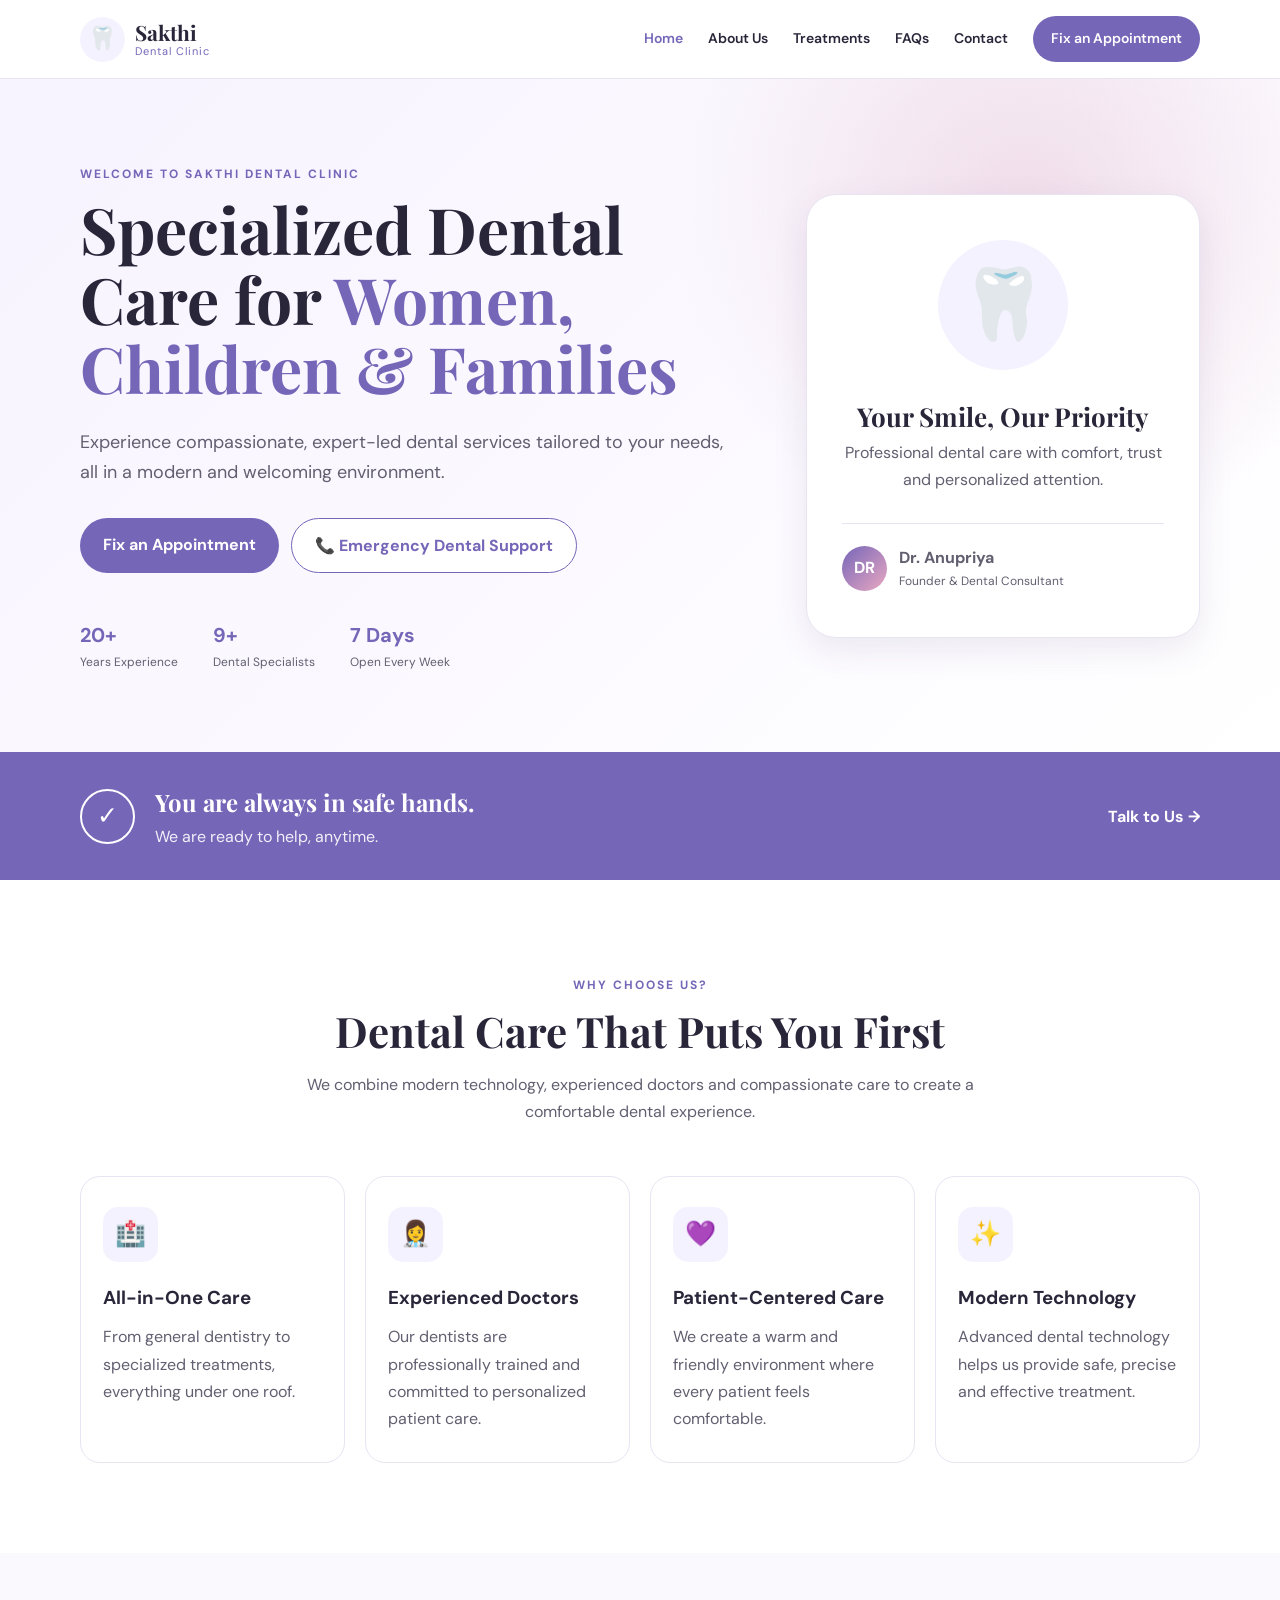
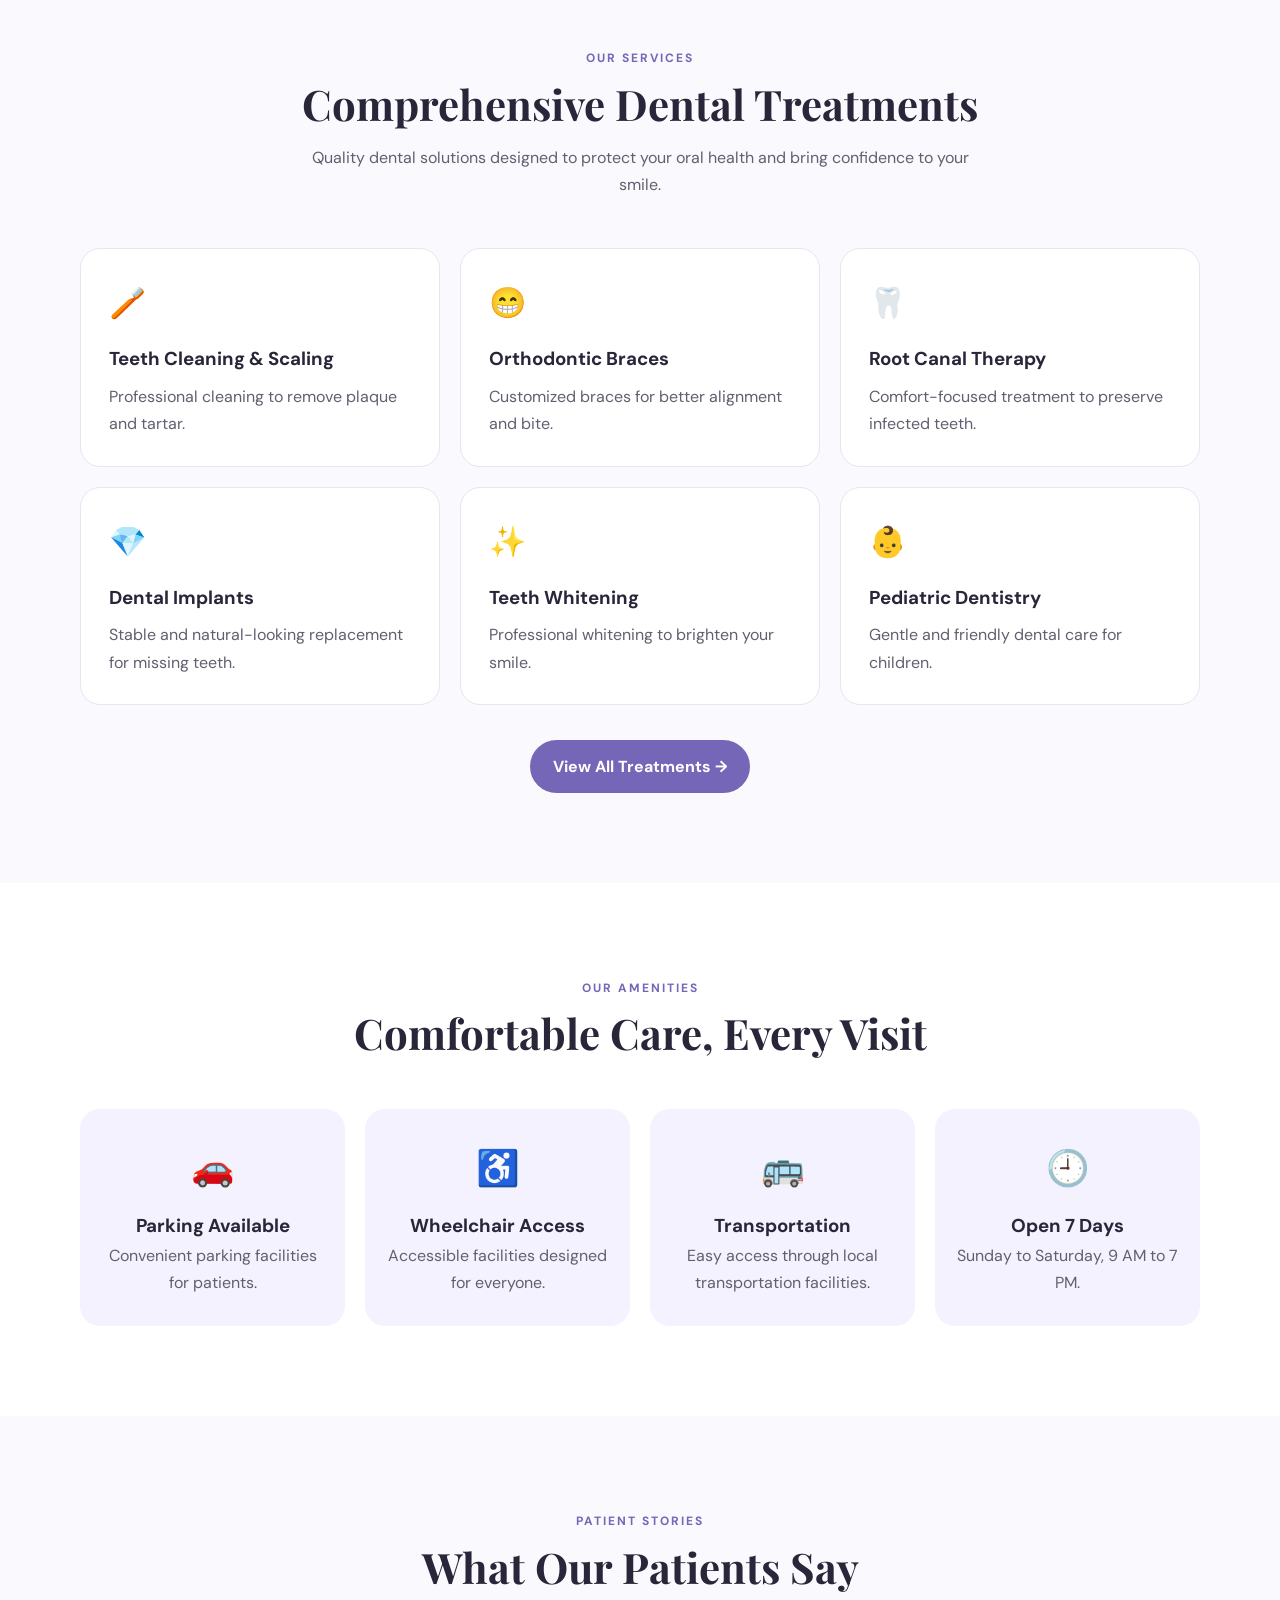
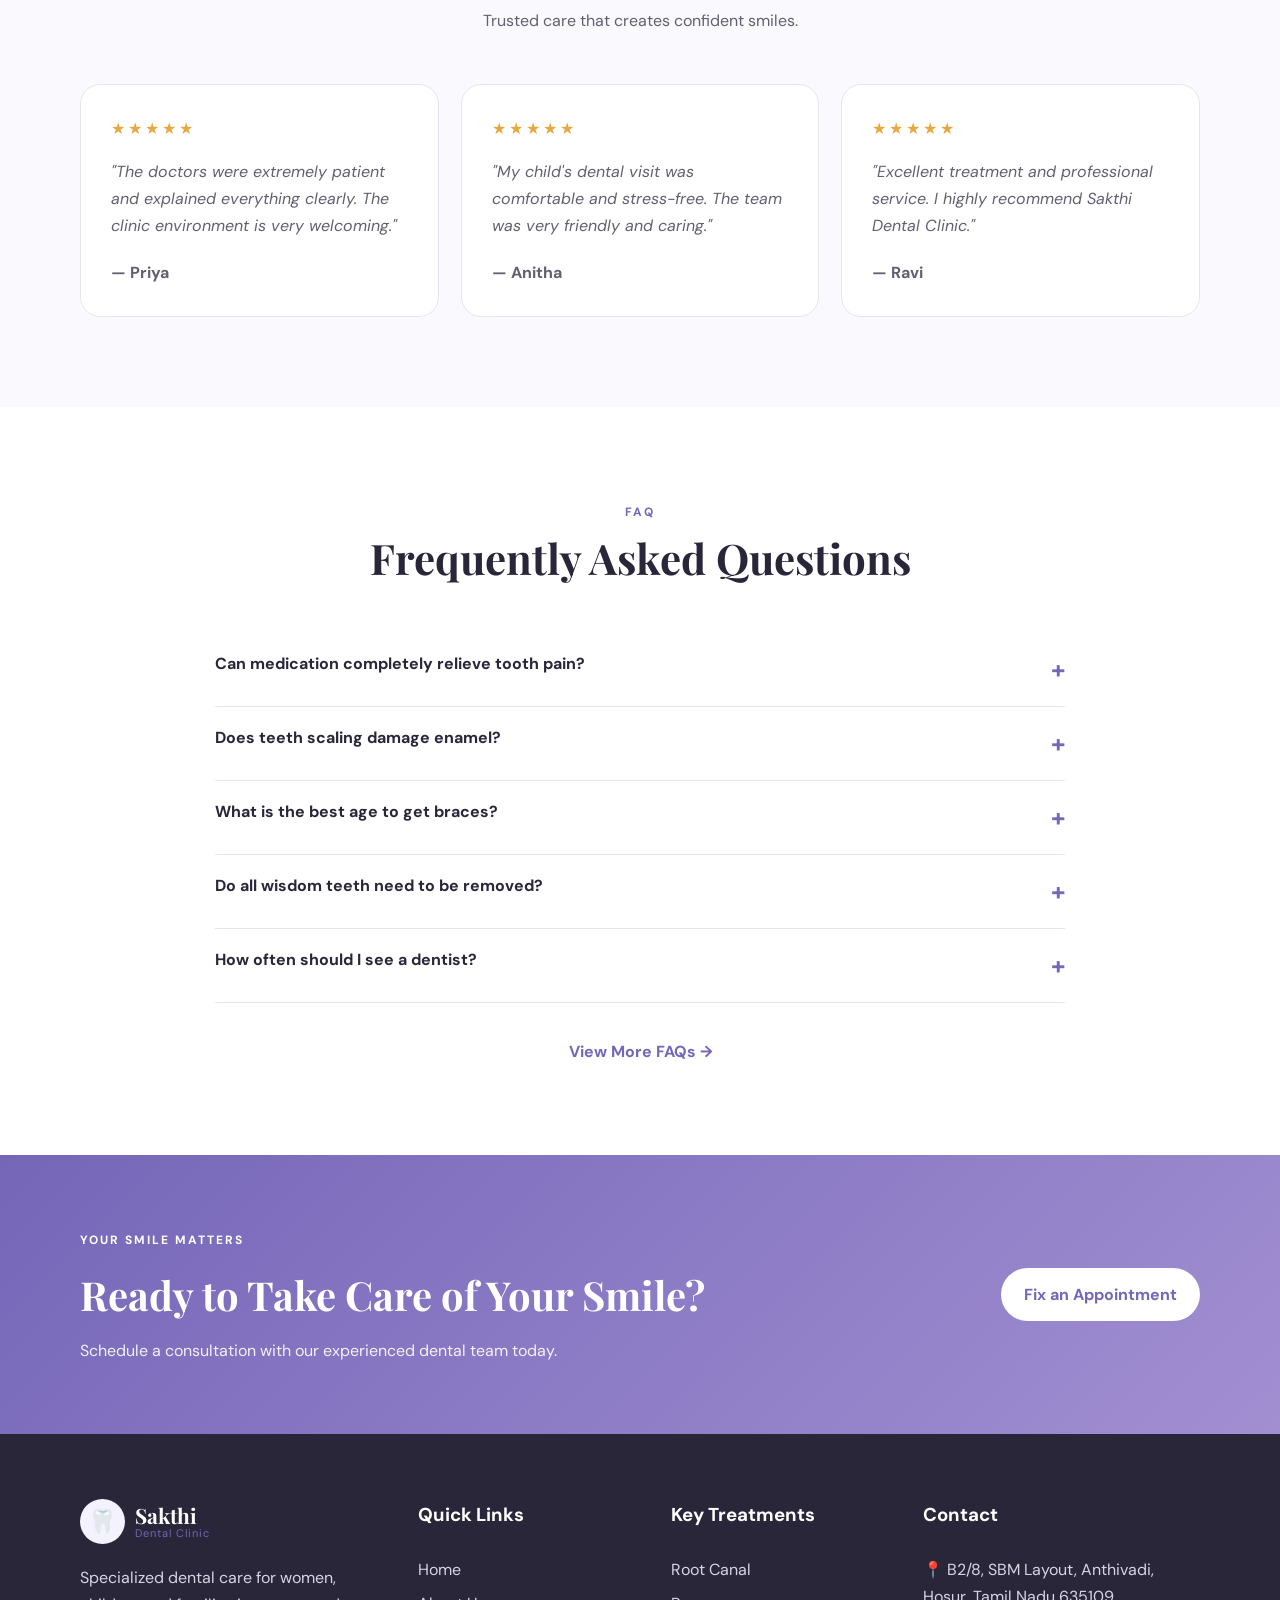
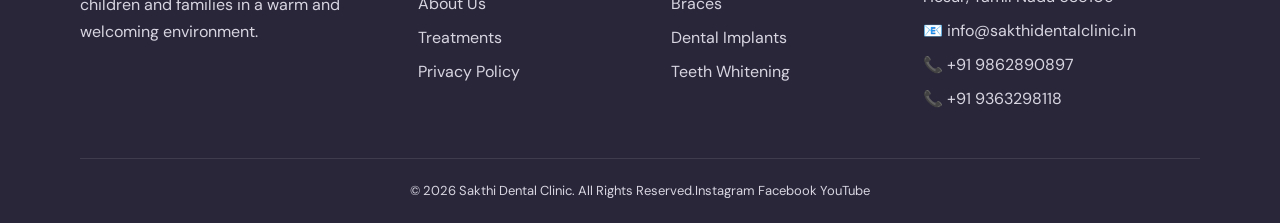
<file: index.html>
<!DOCTYPE html>
<html lang="en">
<head>
    <meta charset="UTF-8">
    <meta name="viewport" content="width=device-width, initial-scale=1.0">

    <meta name="description" content="Sakthi Dental Clinic - Specialized dental care for women, children and families in Hosur.">
    <meta name="keywords" content="Sakthi Dental Clinic, dentist Hosur, dental clinic, braces, implants, root canal, pediatric dentistry">

    <title>Sakthi Dental Clinic | Specialized Dental Care</title>

    <link rel="stylesheet" href="style.css">
</head>

<body>

<!-- NAVBAR -->
<header class="header">
    <div class="container nav-container">

        <a href="index.html" class="logo">
            <span class="logo-icon">🦷</span>
            <span>
                <strong>Sakthi</strong>
                <small>Dental Clinic</small>
            </span>
        </a>

        <button class="menu-toggle" onclick="toggleMenu()">☰</button>

        <nav id="navbar">
            <a href="index.html" class="active">Home</a>
            <a href="about.html">About Us</a>
            <a href="treatments.html">Treatments</a>
            <a href="index.html#faq">FAQs</a>
            <a href="contact.html">Contact</a>
            <a href="contact.html" class="nav-btn">Fix an Appointment</a>
        </nav>

    </div>
</header>


<!-- HERO -->
<section class="hero">
    <div class="container hero-content">

        <div class="hero-text">
            <span class="eyebrow">WELCOME TO SAKTHI DENTAL CLINIC</span>

            <h1>
                Specialized Dental Care for
                <span>Women, Children & Families</span>
            </h1>

            <p>
                Experience compassionate, expert-led dental services tailored
                to your needs, all in a modern and welcoming environment.
            </p>

            <div class="hero-buttons">
                <a href="contact.html" class="btn primary-btn">
                    Fix an Appointment
                </a>

                <a href="tel:+919862890897" class="btn secondary-btn">
                    📞 Emergency Dental Support
                </a>
            </div>

            <div class="hero-trust">
                <div>
                    <strong>20+</strong>
                    <span>Years Experience</span>
                </div>

                <div>
                    <strong>9+</strong>
                    <span>Dental Specialists</span>
                </div>

                <div>
                    <strong>7 Days</strong>
                    <span>Open Every Week</span>
                </div>
            </div>
        </div>

        <div class="hero-card">
            <div class="tooth-circle">🦷</div>
            <h3>Your Smile, Our Priority</h3>
            <p>
                Professional dental care with comfort,
                trust and personalized attention.
            </p>

            <div class="doctor-mini">
                <div class="doctor-avatar">DR</div>
                <div>
                    <strong>Dr. Anupriya</strong>
                    <span>Founder & Dental Consultant</span>
                </div>
            </div>
        </div>

    </div>
</section>


<!-- ASSURANCE -->
<section class="assurance">
    <div class="container assurance-content">

        <div class="assurance-icon">✓</div>

        <div>
            <h2>You are always in safe hands.</h2>
            <p>We are ready to help, anytime.</p>
        </div>

        <a href="contact.html" class="text-link">
            Talk to Us →
        </a>

    </div>
</section>


<!-- WHY CHOOSE US -->
<section class="section">
    <div class="container">

        <div class="section-heading">
            <span class="eyebrow">WHY CHOOSE US?</span>
            <h2>Dental Care That Puts You First</h2>
            <p>
                We combine modern technology, experienced doctors and
                compassionate care to create a comfortable dental experience.
            </p>
        </div>

        <div class="features-grid">

            <div class="feature-card">
                <div class="feature-icon">🏥</div>
                <h3>All-in-One Care</h3>
                <p>
                    From general dentistry to specialized treatments,
                    everything under one roof.
                </p>
            </div>

            <div class="feature-card">
                <div class="feature-icon">👩‍⚕️</div>
                <h3>Experienced Doctors</h3>
                <p>
                    Our dentists are professionally trained and committed
                    to personalized patient care.
                </p>
            </div>

            <div class="feature-card">
                <div class="feature-icon">💜</div>
                <h3>Patient-Centered Care</h3>
                <p>
                    We create a warm and friendly environment where
                    every patient feels comfortable.
                </p>
            </div>

            <div class="feature-card">
                <div class="feature-icon">✨</div>
                <h3>Modern Technology</h3>
                <p>
                    Advanced dental technology helps us provide safe,
                    precise and effective treatment.
                </p>
            </div>

        </div>

    </div>
</section>


<!-- TREATMENTS -->
<section class="section light-section" id="treatments">
    <div class="container">

        <div class="section-heading">
            <span class="eyebrow">OUR SERVICES</span>
            <h2>Comprehensive Dental Treatments</h2>
            <p>
                Quality dental solutions designed to protect your oral health
                and bring confidence to your smile.
            </p>
        </div>

        <div class="treatment-grid">

            <div class="treatment-card">
                <span>🪥</span>
                <h3>Teeth Cleaning & Scaling</h3>
                <p>Professional cleaning to remove plaque and tartar.</p>
            </div>

            <div class="treatment-card">
                <span>😁</span>
                <h3>Orthodontic Braces</h3>
                <p>Customized braces for better alignment and bite.</p>
            </div>

            <div class="treatment-card">
                <span>🦷</span>
                <h3>Root Canal Therapy</h3>
                <p>Comfort-focused treatment to preserve infected teeth.</p>
            </div>

            <div class="treatment-card">
                <span>💎</span>
                <h3>Dental Implants</h3>
                <p>Stable and natural-looking replacement for missing teeth.</p>
            </div>

            <div class="treatment-card">
                <span>✨</span>
                <h3>Teeth Whitening</h3>
                <p>Professional whitening to brighten your smile.</p>
            </div>

            <div class="treatment-card">
                <span>👶</span>
                <h3>Pediatric Dentistry</h3>
                <p>Gentle and friendly dental care for children.</p>
            </div>

        </div>

        <div class="center-btn">
            <a href="treatments.html" class="btn primary-btn">
                View All Treatments →
            </a>
        </div>

    </div>
</section>


<!-- AMENITIES -->
<section class="section">
    <div class="container">

        <div class="section-heading">
            <span class="eyebrow">OUR AMENITIES</span>
            <h2>Comfortable Care, Every Visit</h2>
        </div>

        <div class="amenities-grid">

            <div class="amenity">
                <div>🚗</div>
                <h3>Parking Available</h3>
                <p>Convenient parking facilities for patients.</p>
            </div>

            <div class="amenity">
                <div>♿</div>
                <h3>Wheelchair Access</h3>
                <p>Accessible facilities designed for everyone.</p>
            </div>

            <div class="amenity">
                <div>🚌</div>
                <h3>Transportation</h3>
                <p>Easy access through local transportation facilities.</p>
            </div>

            <div class="amenity">
                <div>🕘</div>
                <h3>Open 7 Days</h3>
                <p>Sunday to Saturday, 9 AM to 7 PM.</p>
            </div>

        </div>

    </div>
</section>


<!-- TESTIMONIALS -->
<section class="section light-section">
    <div class="container">

        <div class="section-heading">
            <span class="eyebrow">PATIENT STORIES</span>
            <h2>What Our Patients Say</h2>
            <p>Trusted care that creates confident smiles.</p>
        </div>

        <div class="testimonial-grid">

            <div class="testimonial">
                <div class="stars">★★★★★</div>
                <p>
                    "The doctors were extremely patient and explained
                    everything clearly. The clinic environment is very welcoming."
                </p>
                <strong>— Priya</strong>
            </div>

            <div class="testimonial">
                <div class="stars">★★★★★</div>
                <p>
                    "My child's dental visit was comfortable and stress-free.
                    The team was very friendly and caring."
                </p>
                <strong>— Anitha</strong>
            </div>

            <div class="testimonial">
                <div class="stars">★★★★★</div>
                <p>
                    "Excellent treatment and professional service.
                    I highly recommend Sakthi Dental Clinic."
                </p>
                <strong>— Ravi</strong>
            </div>

        </div>

    </div>
</section>


<!-- FAQ -->
<section class="section" id="faq">
    <div class="container">

        <div class="section-heading">
            <span class="eyebrow">FAQ</span>
            <h2>Frequently Asked Questions</h2>
        </div>

        <div class="faq-container">

            <div class="faq-item">
                <button onclick="toggleFAQ(this)">
                    Can medication completely relieve tooth pain?
                    <span>+</span>
                </button>
                <div class="faq-answer">
                    <p>
                        Not entirely. Medications may offer short-term relief,
                        but long-lasting relief requires identifying and treating
                        the root cause through professional dental care.
                    </p>
                </div>
            </div>

            <div class="faq-item">
                <button onclick="toggleFAQ(this)">
                    Does teeth scaling damage enamel?
                    <span>+</span>
                </button>
                <div class="faq-answer">
                    <p>
                        No. Scaling safely removes plaque and tartar from teeth
                        and below the gum line. Temporary sensitivity may occur
                        but usually subsides as gums heal.
                    </p>
                </div>
            </div>

            <div class="faq-item">
                <button onclick="toggleFAQ(this)">
                    What is the best age to get braces?
                    <span>+</span>
                </button>
                <div class="faq-answer">
                    <p>
                        Braces are often most effective between ages 12 and 14,
                        although some cases may benefit from earlier treatment.
                    </p>
                </div>
            </div>

            <div class="faq-item">
                <button onclick="toggleFAQ(this)">
                    Do all wisdom teeth need to be removed?
                    <span>+</span>
                </button>
                <div class="faq-answer">
                    <p>
                        No. Wisdom teeth generally need removal only when they
                        are impacted, infected, painful or causing damage to
                        adjacent teeth.
                    </p>
                </div>
            </div>

            <div class="faq-item">
                <button onclick="toggleFAQ(this)">
                    How often should I see a dentist?
                    <span>+</span>
                </button>
                <div class="faq-answer">
                    <p>
                        Visiting your dentist every six months is recommended
                        for routine check-ups, professional cleaning and
                        preventive care.
                    </p>
                </div>
            </div>

        </div>

        <div class="center-btn">
            <a href="treatments.html#faq" class="text-link">
                View More FAQs →
            </a>
        </div>

    </div>
</section>


<!-- CTA -->
<section class="cta-section">
    <div class="container cta-content">
        <div>
            <span class="eyebrow">YOUR SMILE MATTERS</span>
            <h2>Ready to Take Care of Your Smile?</h2>
            <p>
                Schedule a consultation with our experienced dental team today.
            </p>
        </div>

        <a href="contact.html" class="btn white-btn">
            Fix an Appointment
        </a>
    </div>
</section>


<!-- FOOTER -->
<footer class="footer">
    <div class="container footer-grid">

        <div class="footer-brand">
            <a href="index.html" class="logo footer-logo">
                <span class="logo-icon">🦷</span>
                <span>
                    <strong>Sakthi</strong>
                    <small>Dental Clinic</small>
                </span>
            </a>

            <p>
                Specialized dental care for women, children and families
                in a warm and welcoming environment.
            </p>
        </div>

        <div>
            <h3>Quick Links</h3>
            <a href="index.html">Home</a>
            <a href="about.html">About Us</a>
            <a href="treatments.html">Treatments</a>
            <a href="privacy.html">Privacy Policy</a>
        </div>

        <div>
            <h3>Key Treatments</h3>
            <a href="treatments.html">Root Canal</a>
            <a href="treatments.html">Braces</a>
            <a href="treatments.html">Dental Implants</a>
            <a href="treatments.html">Teeth Whitening</a>
        </div>

        <div>
            <h3>Contact</h3>
            <p>📍 B2/8, SBM Layout, Anthivadi, Hosur, Tamil Nadu 635109</p>
            <p>📧 info@sakthidentalclinic.in</p>
            <p>📞 +91 9862890897</p>
            <p>📞 +91 9363298118</p>
        </div>

    </div>

    <div class="footer-bottom">
        <p>© 2026 Sakthi Dental Clinic. All Rights Reserved.</p>

        <div class="socials">
            <a href="#" aria-label="Instagram">Instagram</a>
            <a href="#" aria-label="Facebook">Facebook</a>
            <a href="#" aria-label="YouTube">YouTube</a>
        </div>
    </div>
</footer>

<script src="script.js"></script>

</body>
</html>
</file>
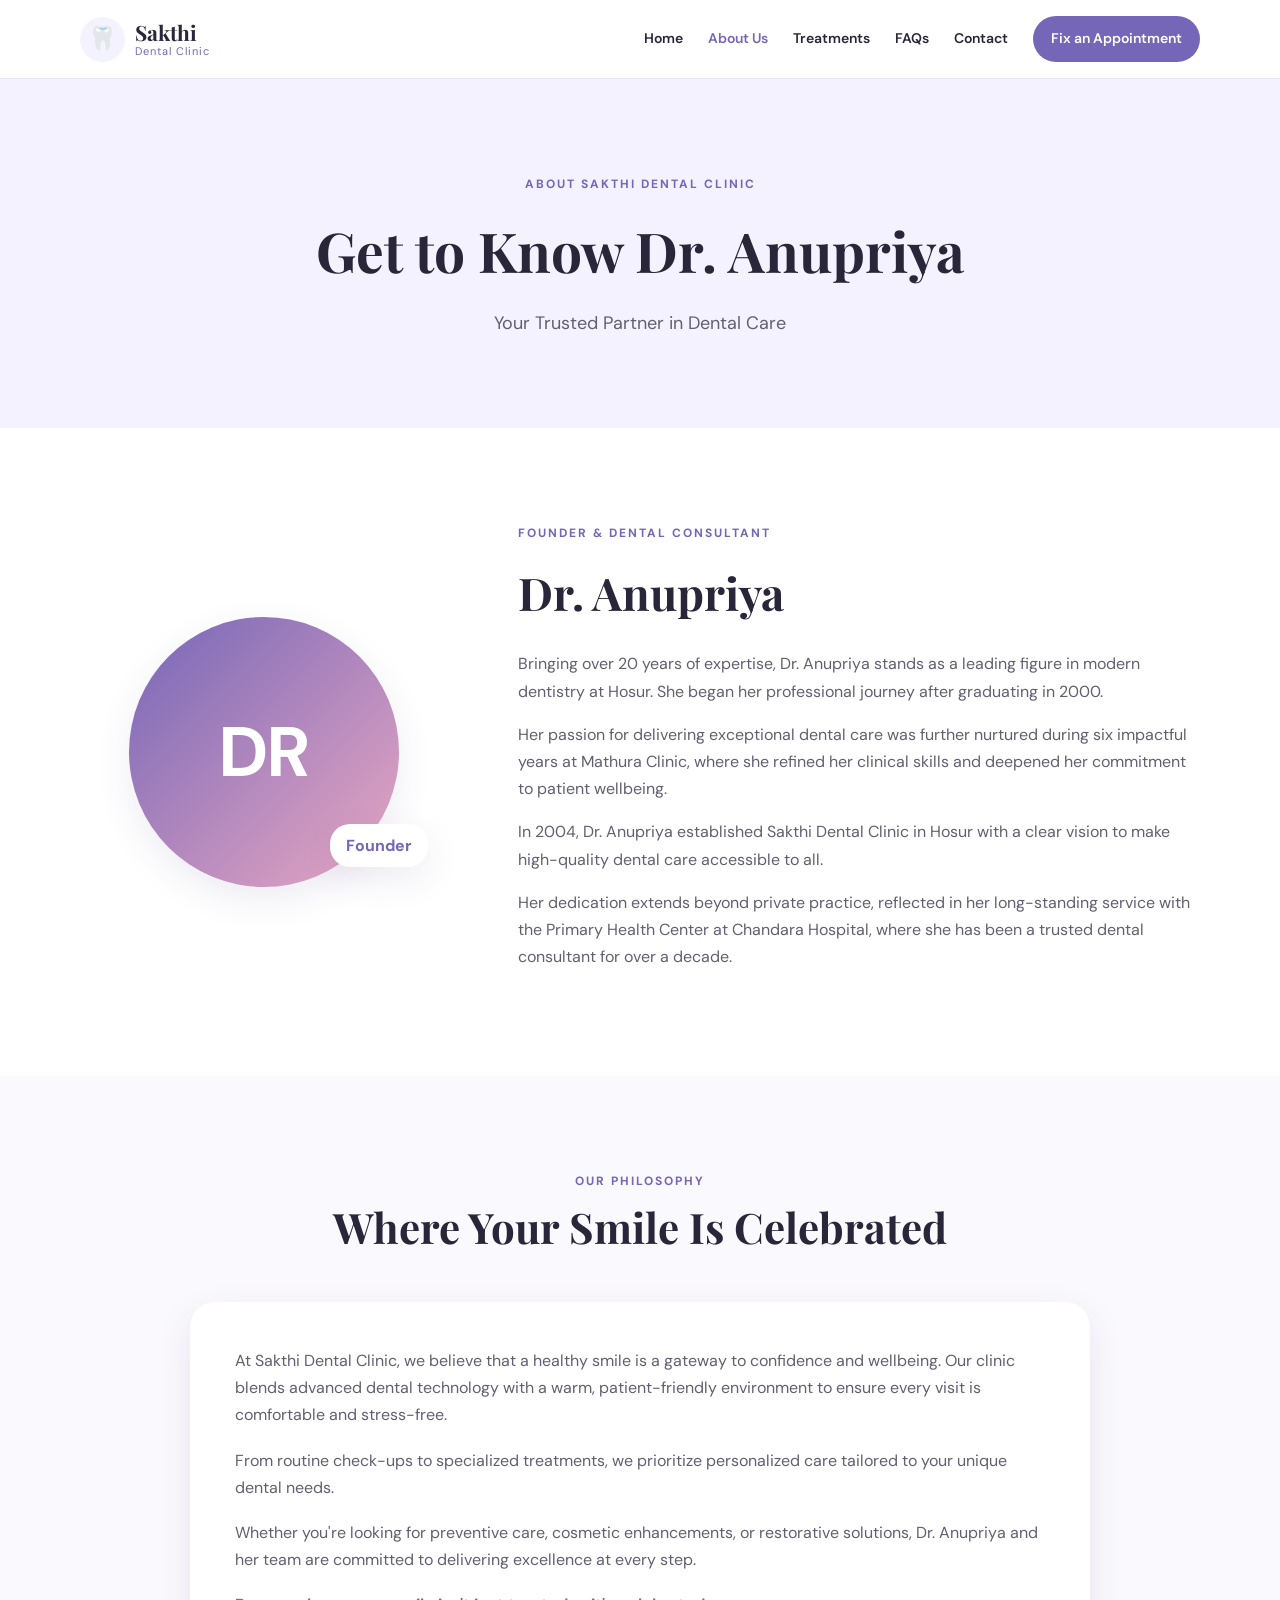
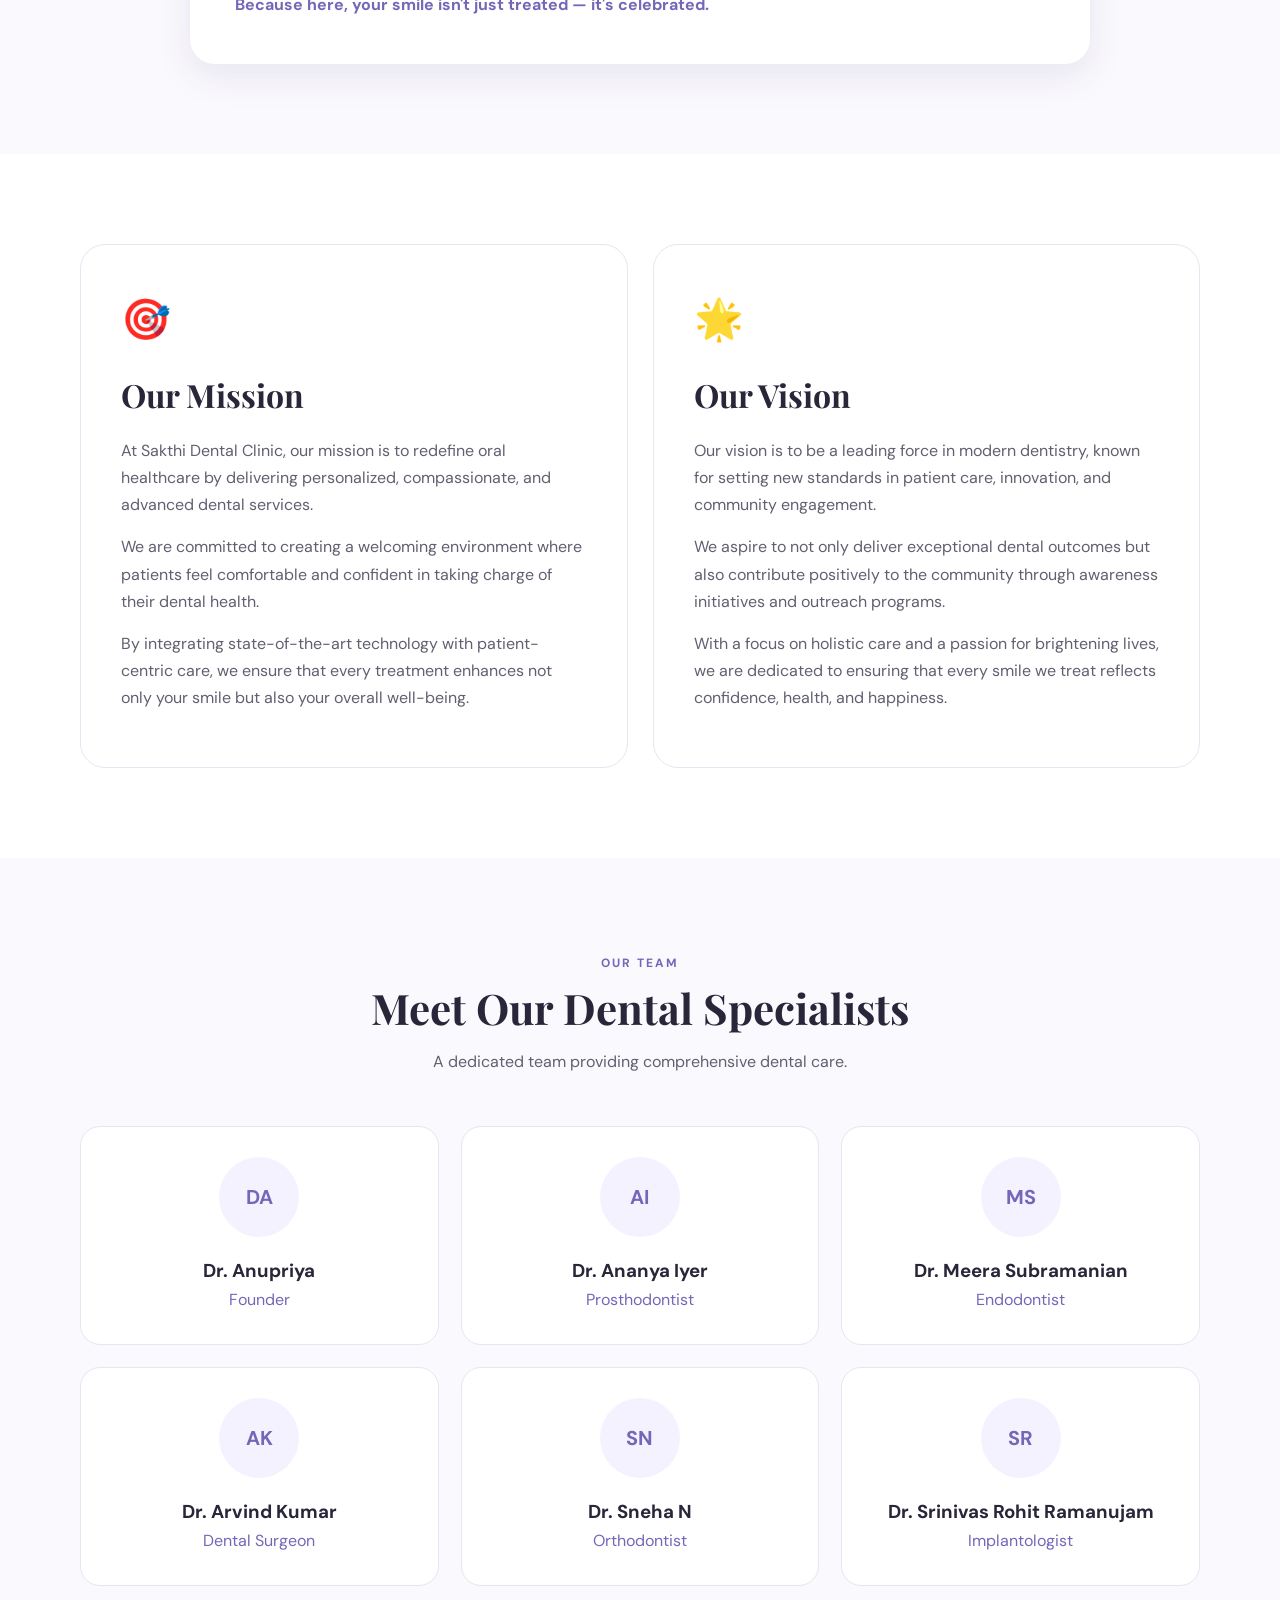
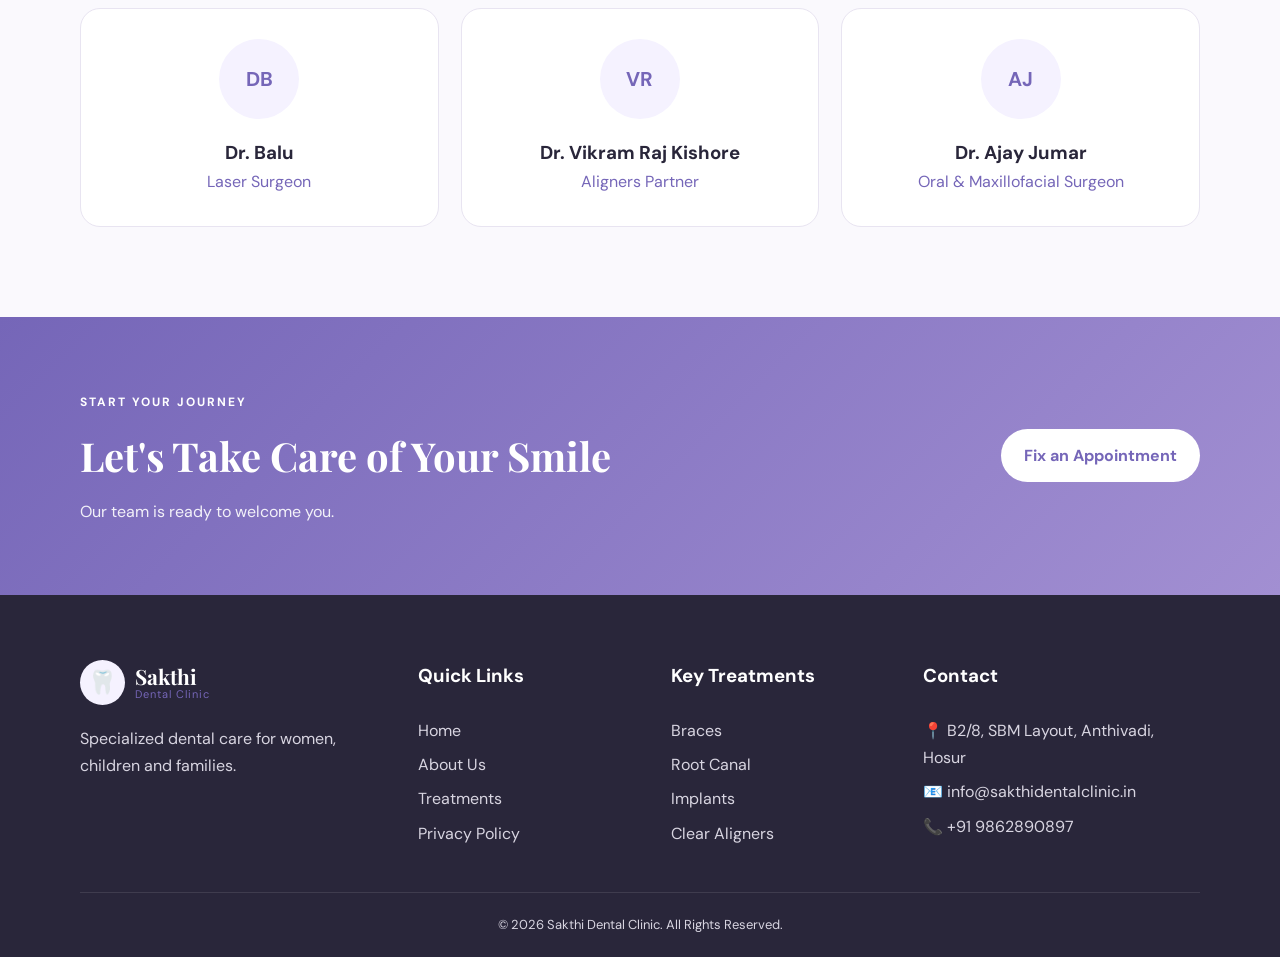
<file: about.html>
<!DOCTYPE html>
<html lang="en">
<head>
    <meta charset="UTF-8">
    <meta name="viewport" content="width=device-width, initial-scale=1.0">

    <meta name="description" content="Learn about Dr. Anupriya and the team at Sakthi Dental Clinic, Hosur.">

    <title>About Us | Sakthi Dental Clinic</title>

    <link rel="stylesheet" href="style.css">
</head>

<body>

<header class="header">
    <div class="container nav-container">

        <a href="index.html" class="logo">
            <span class="logo-icon">🦷</span>
            <span>
                <strong>Sakthi</strong>
                <small>Dental Clinic</small>
            </span>
        </a>

        <button class="menu-toggle" onclick="toggleMenu()">☰</button>

        <nav id="navbar">
            <a href="index.html">Home</a>
            <a href="about.html" class="active">About Us</a>
            <a href="treatments.html">Treatments</a>
            <a href="index.html#faq">FAQs</a>
            <a href="contact.html">Contact</a>
            <a href="contact.html" class="nav-btn">Fix an Appointment</a>
        </nav>

    </div>
</header>


<section class="page-hero">
    <div class="container">
        <span class="eyebrow">ABOUT SAKTHI DENTAL CLINIC</span>
        <h1>Get to Know Dr. Anupriya</h1>
        <p>Your Trusted Partner in Dental Care</p>
    </div>
</section>


<section class="section">
    <div class="container about-intro">

        <div class="doctor-profile">
            <div class="large-doctor-avatar">DR</div>
            <span class="profile-badge">Founder</span>
        </div>

        <div class="about-text">

            <span class="eyebrow">FOUNDER & DENTAL CONSULTANT</span>

            <h2>Dr. Anupriya</h2>

            <p>
                Bringing over 20 years of expertise, Dr. Anupriya stands as
                a leading figure in modern dentistry at Hosur. She began her
                professional journey after graduating in 2000.
            </p>

            <p>
                Her passion for delivering exceptional dental care was further
                nurtured during six impactful years at Mathura Clinic, where
                she refined her clinical skills and deepened her commitment
                to patient wellbeing.
            </p>

            <p>
                In 2004, Dr. Anupriya established Sakthi Dental Clinic in
                Hosur with a clear vision to make high-quality dental care
                accessible to all.
            </p>

            <p>
                Her dedication extends beyond private practice, reflected in
                her long-standing service with the Primary Health Center at
                Chandara Hospital, where she has been a trusted dental
                consultant for over a decade.
            </p>

        </div>

    </div>
</section>


<section class="section light-section">
    <div class="container">

        <div class="section-heading">
            <span class="eyebrow">OUR PHILOSOPHY</span>
            <h2>Where Your Smile Is Celebrated</h2>
        </div>

        <div class="philosophy-box">

            <p>
                At Sakthi Dental Clinic, we believe that a healthy smile is
                a gateway to confidence and wellbeing. Our clinic blends
                advanced dental technology with a warm, patient-friendly
                environment to ensure every visit is comfortable and stress-free.
            </p>

            <p>
                From routine check-ups to specialized treatments, we prioritize
                personalized care tailored to your unique dental needs.
            </p>

            <p>
                Whether you're looking for preventive care, cosmetic
                enhancements, or restorative solutions, Dr. Anupriya and her
                team are committed to delivering excellence at every step.
            </p>

            <strong>
                Because here, your smile isn't just treated — it's celebrated.
            </strong>

        </div>

    </div>
</section>


<section class="section">
    <div class="container mission-grid">

        <div class="mission-card">
            <div class="mission-icon">🎯</div>

            <h2>Our Mission</h2>

            <p>
                At Sakthi Dental Clinic, our mission is to redefine oral
                healthcare by delivering personalized, compassionate, and
                advanced dental services.
            </p>

            <p>
                We are committed to creating a welcoming environment where
                patients feel comfortable and confident in taking charge of
                their dental health.
            </p>

            <p>
                By integrating state-of-the-art technology with patient-centric
                care, we ensure that every treatment enhances not only your
                smile but also your overall well-being.
            </p>

        </div>


        <div class="mission-card">
            <div class="mission-icon">🌟</div>

            <h2>Our Vision</h2>

            <p>
                Our vision is to be a leading force in modern dentistry,
                known for setting new standards in patient care, innovation,
                and community engagement.
            </p>

            <p>
                We aspire to not only deliver exceptional dental outcomes but
                also contribute positively to the community through awareness
                initiatives and outreach programs.
            </p>

            <p>
                With a focus on holistic care and a passion for brightening
                lives, we are dedicated to ensuring that every smile we treat
                reflects confidence, health, and happiness.
            </p>

        </div>

    </div>
</section>


<section class="section light-section">
    <div class="container">

        <div class="section-heading">
            <span class="eyebrow">OUR TEAM</span>
            <h2>Meet Our Dental Specialists</h2>
            <p>
                A dedicated team providing comprehensive dental care.
            </p>
        </div>

        <div class="team-grid">

            <div class="team-card">
                <div class="team-avatar">DA</div>
                <h3>Dr. Anupriya</h3>
                <p>Founder</p>
            </div>

            <div class="team-card">
                <div class="team-avatar">AI</div>
                <h3>Dr. Ananya Iyer</h3>
                <p>Prosthodontist</p>
            </div>

            <div class="team-card">
                <div class="team-avatar">MS</div>
                <h3>Dr. Meera Subramanian</h3>
                <p>Endodontist</p>
            </div>

            <div class="team-card">
                <div class="team-avatar">AK</div>
                <h3>Dr. Arvind Kumar</h3>
                <p>Dental Surgeon</p>
            </div>

            <div class="team-card">
                <div class="team-avatar">SN</div>
                <h3>Dr. Sneha N</h3>
                <p>Orthodontist</p>
            </div>

            <div class="team-card">
                <div class="team-avatar">SR</div>
                <h3>Dr. Srinivas Rohit Ramanujam</h3>
                <p>Implantologist</p>
            </div>

            <div class="team-card">
                <div class="team-avatar">DB</div>
                <h3>Dr. Balu</h3>
                <p>Laser Surgeon</p>
            </div>

            <div class="team-card">
                <div class="team-avatar">VR</div>
                <h3>Dr. Vikram Raj Kishore</h3>
                <p>Aligners Partner</p>
            </div>

            <div class="team-card">
                <div class="team-avatar">AJ</div>
                <h3>Dr. Ajay Jumar</h3>
                <p>Oral & Maxillofacial Surgeon</p>
            </div>

        </div>

    </div>
</section>


<section class="cta-section">
    <div class="container cta-content">
        <div>
            <span class="eyebrow">START YOUR JOURNEY</span>
            <h2>Let's Take Care of Your Smile</h2>
            <p>Our team is ready to welcome you.</p>
        </div>

        <a href="contact.html" class="btn white-btn">
            Fix an Appointment
        </a>
    </div>
</section>


<footer class="footer">
    <div class="container footer-grid">

        <div class="footer-brand">
            <a href="index.html" class="logo footer-logo">
                <span class="logo-icon">🦷</span>
                <span>
                    <strong>Sakthi</strong>
                    <small>Dental Clinic</small>
                </span>
            </a>

            <p>
                Specialized dental care for women, children and families.
            </p>
        </div>

        <div>
            <h3>Quick Links</h3>
            <a href="index.html">Home</a>
            <a href="about.html">About Us</a>
            <a href="treatments.html">Treatments</a>
            <a href="privacy.html">Privacy Policy</a>
        </div>

        <div>
            <h3>Key Treatments</h3>
            <a href="treatments.html">Braces</a>
            <a href="treatments.html">Root Canal</a>
            <a href="treatments.html">Implants</a>
            <a href="treatments.html">Clear Aligners</a>
        </div>

        <div>
            <h3>Contact</h3>
            <p>📍 B2/8, SBM Layout, Anthivadi, Hosur</p>
            <p>📧 info@sakthidentalclinic.in</p>
            <p>📞 +91 9862890897</p>
        </div>

    </div>

    <div class="footer-bottom">
        <p>© 2026 Sakthi Dental Clinic. All Rights Reserved.</p>
    </div>
</footer>

<script src="script.js"></script>

</body>
</html>
</file>
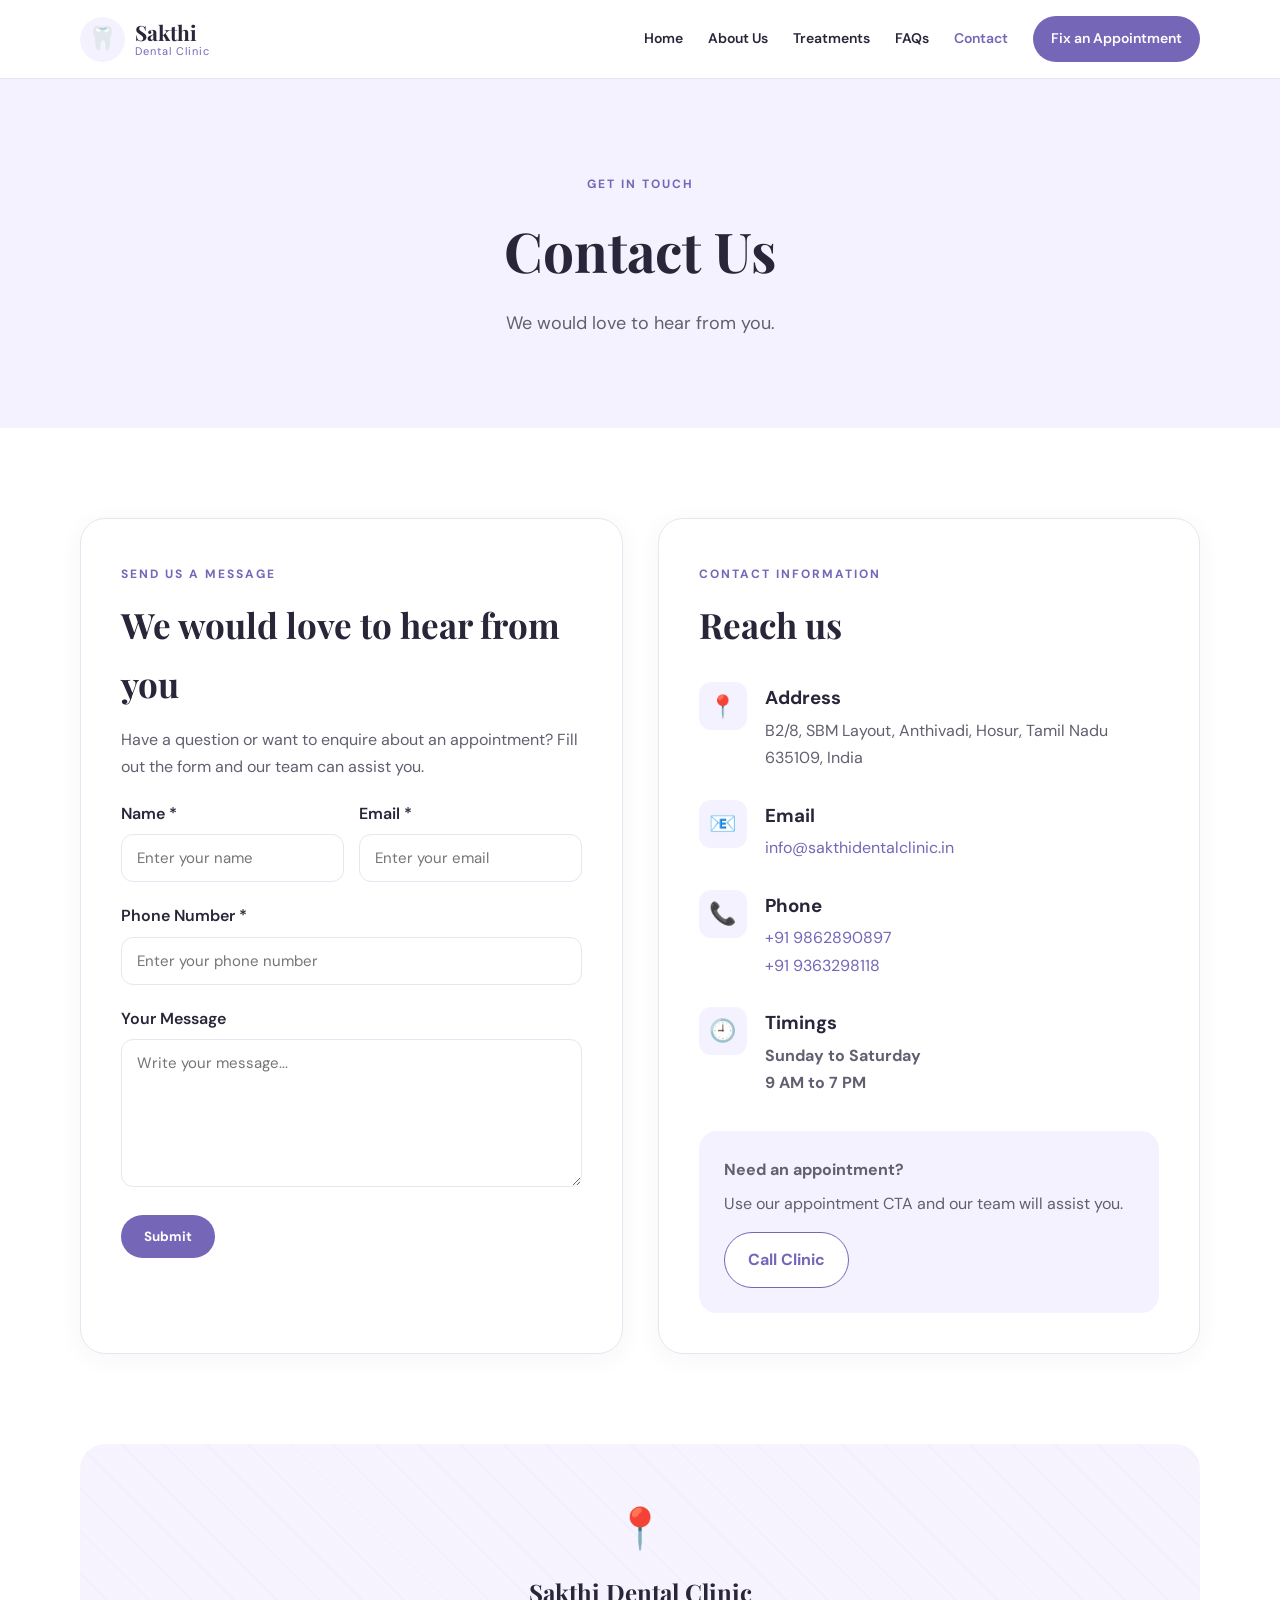
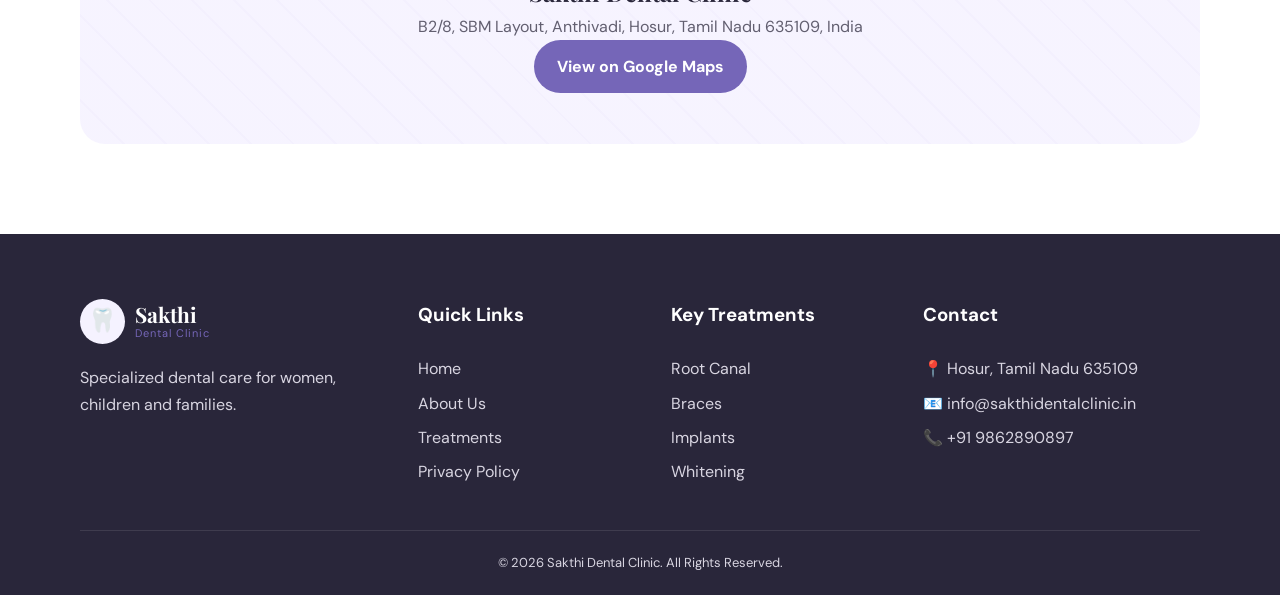
<file: contact.html>
<!DOCTYPE html>
<html lang="en">
<head>
    <meta charset="UTF-8">
    <meta name="viewport" content="width=device-width, initial-scale=1.0">

    <meta name="description" content="Contact Sakthi Dental Clinic in Hosur and book your dental consultation.">

    <title>Contact Us | Sakthi Dental Clinic</title>

    <link rel="stylesheet" href="style.css">
</head>

<body>

<header class="header">
    <div class="container nav-container">

        <a href="index.html" class="logo">
            <span class="logo-icon">🦷</span>
            <span>
                <strong>Sakthi</strong>
                <small>Dental Clinic</small>
            </span>
        </a>

        <button class="menu-toggle" onclick="toggleMenu()">☰</button>

        <nav id="navbar">
            <a href="index.html">Home</a>
            <a href="about.html">About Us</a>
            <a href="treatments.html">Treatments</a>
            <a href="index.html#faq">FAQs</a>
            <a href="contact.html" class="active">Contact</a>
            <a href="contact.html" class="nav-btn">Fix an Appointment</a>
        </nav>

    </div>
</header>


<section class="page-hero">
    <div class="container">
        <span class="eyebrow">GET IN TOUCH</span>
        <h1>Contact Us</h1>
        <p>We would love to hear from you.</p>
    </div>
</section>


<section class="section">
    <div class="container contact-grid">

        <!-- FORM -->
        <div class="contact-form-box">

            <span class="eyebrow">SEND US A MESSAGE</span>

            <h2>We would love to hear from you</h2>

            <p>
                Have a question or want to enquire about an appointment?
                Fill out the form and our team can assist you.
            </p>

            <form id="contactForm" onsubmit="return validateForm(event)">

                <div class="form-row">

                    <div class="form-group">
                        <label for="name">Name *</label>
                        <input
                            type="text"
                            id="name"
                            name="name"
                            placeholder="Enter your name"
                            required
                        >
                        <small class="error" id="nameError"></small>
                    </div>

                    <div class="form-group">
                        <label for="email">Email *</label>
                        <input
                            type="email"
                            id="email"
                            name="email"
                            placeholder="Enter your email"
                            required
                        >
                        <small class="error" id="emailError"></small>
                    </div>

                </div>


                <div class="form-group">
                    <label for="phone">Phone Number *</label>

                    <input
                        type="tel"
                        id="phone"
                        name="phone"
                        placeholder="Enter your phone number"
                        required
                    >

                    <small class="error" id="phoneError"></small>
                </div>


                <div class="form-group">
                    <label for="message">Your Message</label>

                    <textarea
                        id="message"
                        name="message"
                        rows="6"
                        placeholder="Write your message..."
                    ></textarea>
                </div>


                <button type="submit" class="btn primary-btn form-submit">
                    Submit
                </button>

                <div id="formSuccess" class="success-message">
                    Your message has been submitted successfully!
                </div>

            </form>

        </div>


        <!-- CONTACT INFORMATION -->
        <div class="contact-info-box">

            <span class="eyebrow">CONTACT INFORMATION</span>

            <h2>Reach us</h2>

            <div class="contact-item">
                <div class="contact-icon">📍</div>
                <div>
                    <h3>Address</h3>
                    <p>
                        B2/8, SBM Layout, Anthivadi,
                        Hosur, Tamil Nadu 635109, India
                    </p>
                </div>
            </div>


            <div class="contact-item">
                <div class="contact-icon">📧</div>
                <div>
                    <h3>Email</h3>
                    <a href="mailto:info@sakthidentalclinic.in">
                        info@sakthidentalclinic.in
                    </a>
                </div>
            </div>


            <div class="contact-item">
                <div class="contact-icon">📞</div>
                <div>
                    <h3>Phone</h3>
                    <a href="tel:+919862890897">
                        +91 9862890897
                    </a>

                    <br>

                    <a href="tel:+919363298118">
                        +91 9363298118
                    </a>
                </div>
            </div>


            <div class="contact-item">
                <div class="contact-icon">🕘</div>
                <div>
                    <h3>Timings</h3>
                    <p><strong>Sunday to Saturday</strong></p>
                    <p><strong>9 AM to 7 PM</strong></p>
                </div>
            </div>


            <div class="appointment-note">
                <strong>Need an appointment?</strong>
                <p>
                    Use our appointment CTA and our team will assist you.
                </p>

                <a href="tel:+919862890897" class="btn secondary-btn">
                    Call Clinic
                </a>
            </div>

        </div>

    </div>
</section>


<section class="map-section">

    <div class="container">

        <div class="map-placeholder">

            <div class="map-icon">📍</div>

            <h2>Sakthi Dental Clinic</h2>

            <p>
                B2/8, SBM Layout, Anthivadi,
                Hosur, Tamil Nadu 635109, India
            </p>

            <a
                href="https://www.google.com/maps/search/?api=1&query=Sakthi+Dental+Clinic+Hosur"
                target="_blank"
                class="btn primary-btn"
            >
                View on Google Maps
            </a>

        </div>

    </div>

</section>


<footer class="footer">

    <div class="container footer-grid">

        <div class="footer-brand">

            <a href="index.html" class="logo footer-logo">

                <span class="logo-icon">🦷</span>

                <span>
                    <strong>Sakthi</strong>
                    <small>Dental Clinic</small>
                </span>

            </a>

            <p>
                Specialized dental care for women, children and families.
            </p>

        </div>


        <div>

            <h3>Quick Links</h3>

            <a href="index.html">Home</a>
            <a href="about.html">About Us</a>
            <a href="treatments.html">Treatments</a>
            <a href="privacy.html">Privacy Policy</a>

        </div>


        <div>

            <h3>Key Treatments</h3>

            <a href="treatments.html">Root Canal</a>
            <a href="treatments.html">Braces</a>
            <a href="treatments.html">Implants</a>
            <a href="treatments.html">Whitening</a>

        </div>


        <div>

            <h3>Contact</h3>

            <p>📍 Hosur, Tamil Nadu 635109</p>
            <p>📧 info@sakthidentalclinic.in</p>
            <p>📞 +91 9862890897</p>

        </div>

    </div>


    <div class="footer-bottom">
        <p>© 2026 Sakthi Dental Clinic. All Rights Reserved.</p>
    </div>

</footer>


<script src="script.js"></script>

</body>
</html>
</file>
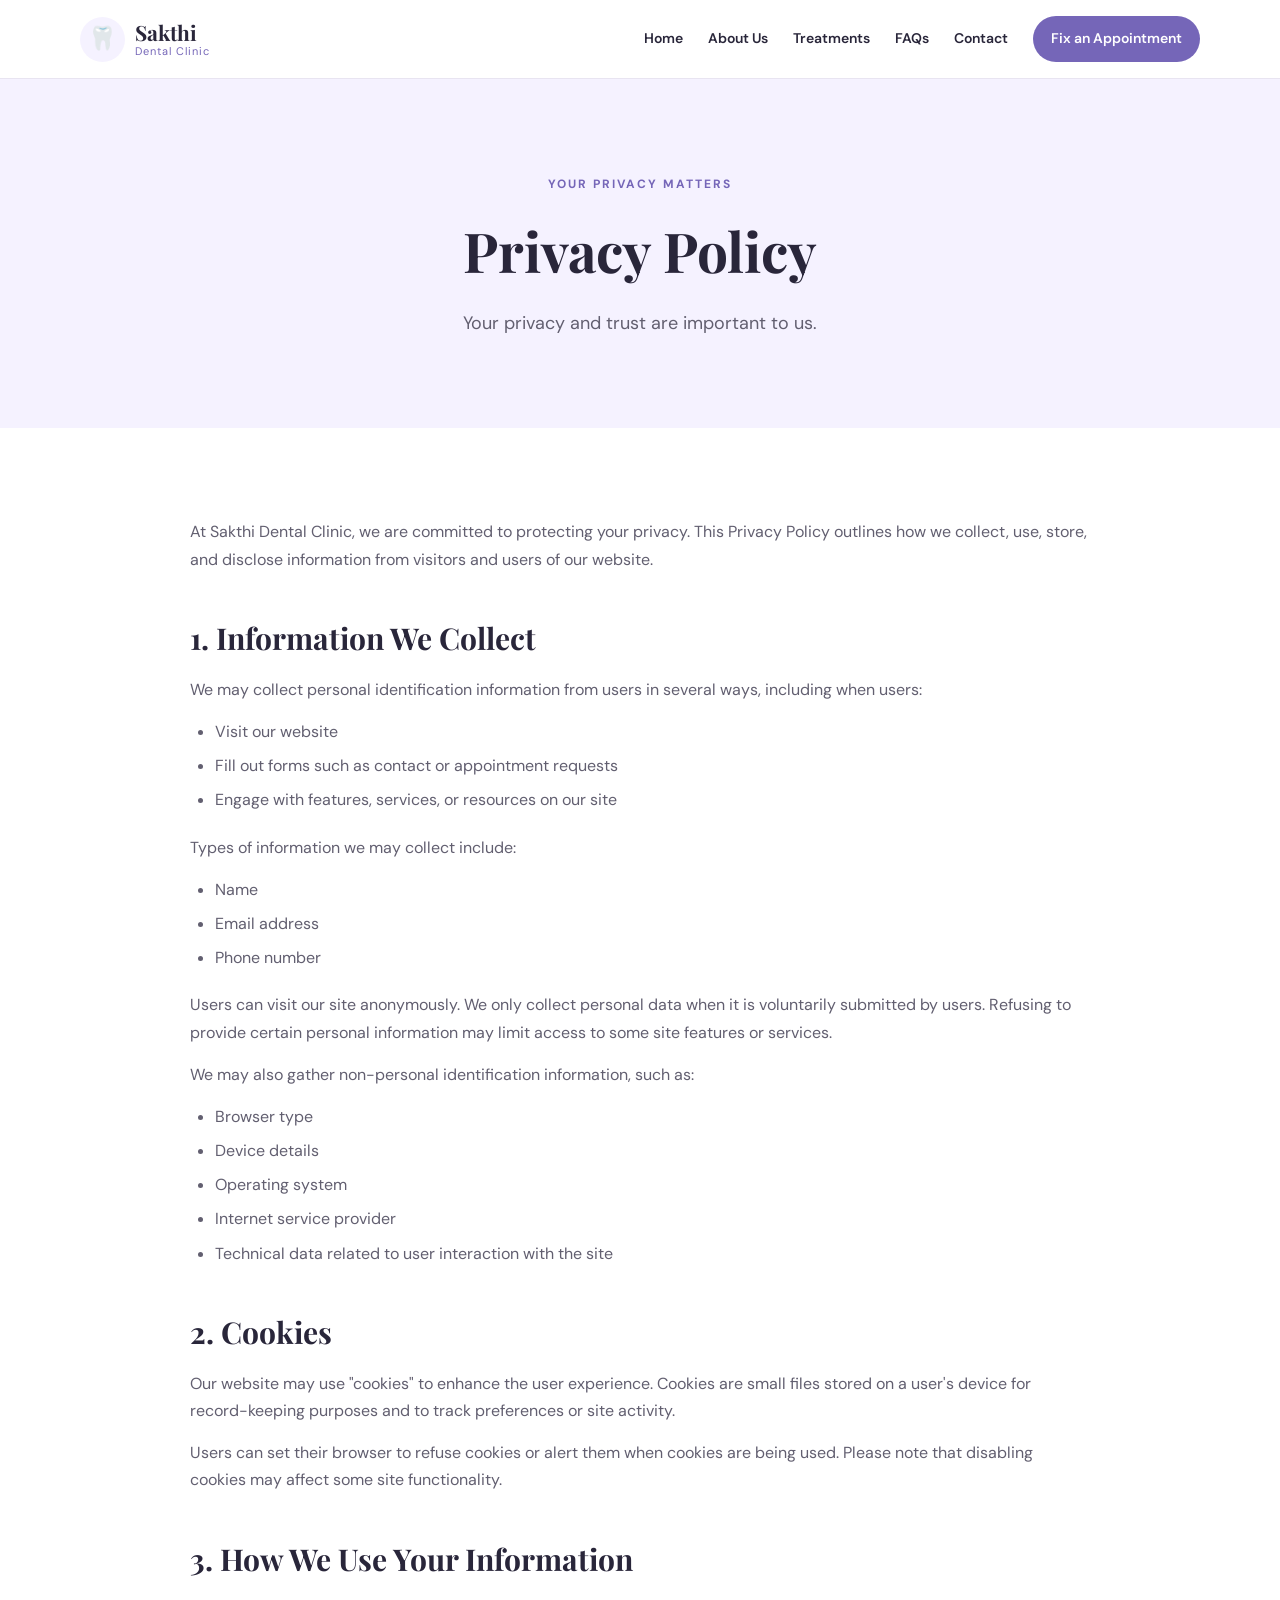
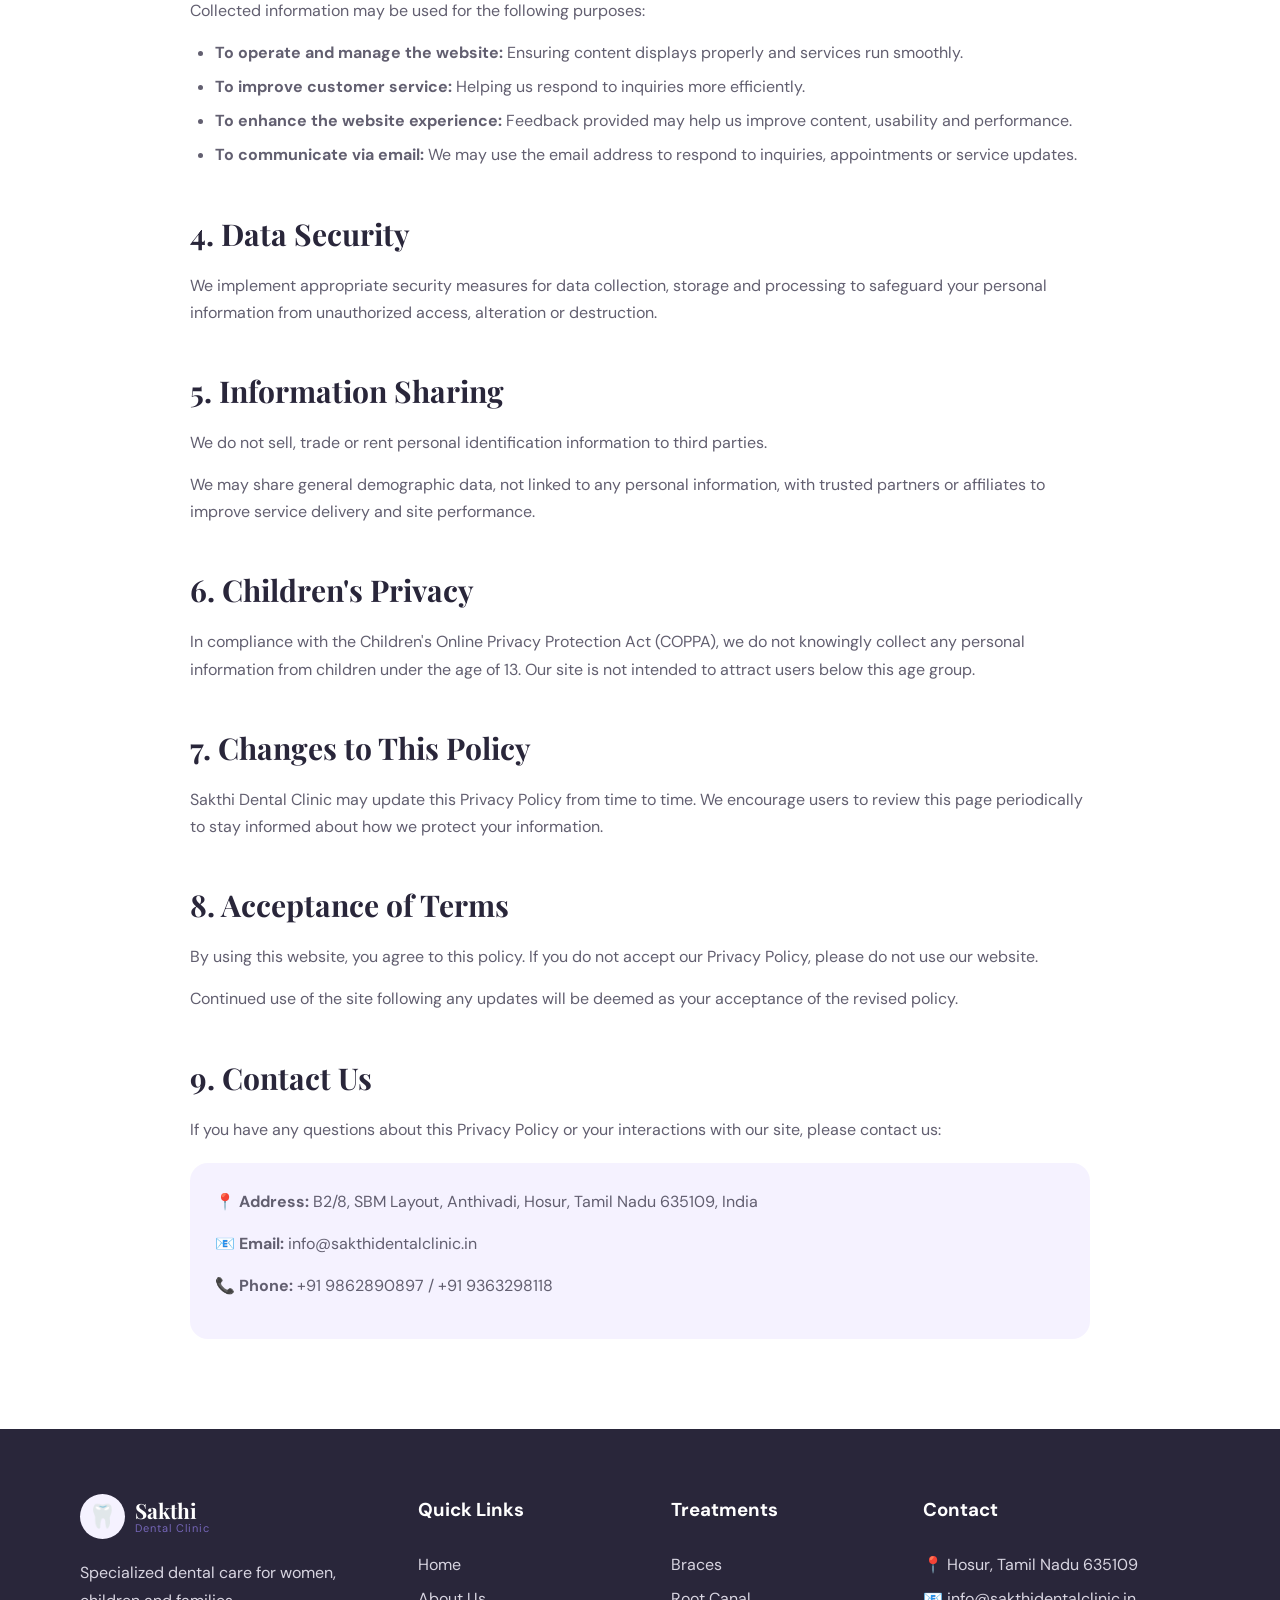
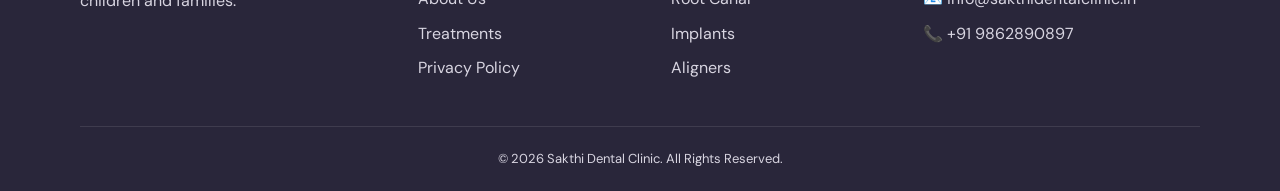
<file: privacy.html>
<!DOCTYPE html>
<html lang="en">
<head>
    <meta charset="UTF-8">
    <meta name="viewport" content="width=device-width, initial-scale=1.0">

    <meta name="description" content="Privacy Policy of Sakthi Dental Clinic.">

    <title>Privacy Policy | Sakthi Dental Clinic</title>

    <link rel="stylesheet" href="style.css">
</head>

<body>

<header class="header">

    <div class="container nav-container">

        <a href="index.html" class="logo">

            <span class="logo-icon">🦷</span>

            <span>
                <strong>Sakthi</strong>
                <small>Dental Clinic</small>
            </span>

        </a>

        <button class="menu-toggle" onclick="toggleMenu()">☰</button>

        <nav id="navbar">

            <a href="index.html">Home</a>
            <a href="about.html">About Us</a>
            <a href="treatments.html">Treatments</a>
            <a href="index.html#faq">FAQs</a>
            <a href="contact.html">Contact</a>
            <a href="contact.html" class="nav-btn">Fix an Appointment</a>

        </nav>

    </div>

</header>


<section class="page-hero">

    <div class="container">

        <span class="eyebrow">YOUR PRIVACY MATTERS</span>

        <h1>Privacy Policy</h1>

        <p>
            Your privacy and trust are important to us.
        </p>

    </div>

</section>


<section class="section">

    <div class="container privacy-content">

        <p>
            At Sakthi Dental Clinic, we are committed to protecting your privacy.
            This Privacy Policy outlines how we collect, use, store, and disclose
            information from visitors and users of our website.
        </p>


        <h2>1. Information We Collect</h2>

        <p>
            We may collect personal identification information from users in
            several ways, including when users:
        </p>

        <ul>
            <li>Visit our website</li>
            <li>Fill out forms such as contact or appointment requests</li>
            <li>Engage with features, services, or resources on our site</li>
        </ul>


        <p>Types of information we may collect include:</p>

        <ul>
            <li>Name</li>
            <li>Email address</li>
            <li>Phone number</li>
        </ul>


        <p>
            Users can visit our site anonymously. We only collect personal data
            when it is voluntarily submitted by users. Refusing to provide certain
            personal information may limit access to some site features or services.
        </p>


        <p>
            We may also gather non-personal identification information, such as:
        </p>

        <ul>
            <li>Browser type</li>
            <li>Device details</li>
            <li>Operating system</li>
            <li>Internet service provider</li>
            <li>Technical data related to user interaction with the site</li>
        </ul>


        <h2>2. Cookies</h2>

        <p>
            Our website may use "cookies" to enhance the user experience.
            Cookies are small files stored on a user's device for record-keeping
            purposes and to track preferences or site activity.
        </p>

        <p>
            Users can set their browser to refuse cookies or alert them when
            cookies are being used. Please note that disabling cookies may
            affect some site functionality.
        </p>


        <h2>3. How We Use Your Information</h2>

        <p>
            Collected information may be used for the following purposes:
        </p>

        <ul>
            <li>
                <strong>To operate and manage the website:</strong>
                Ensuring content displays properly and services run smoothly.
            </li>

            <li>
                <strong>To improve customer service:</strong>
                Helping us respond to inquiries more efficiently.
            </li>

            <li>
                <strong>To enhance the website experience:</strong>
                Feedback provided may help us improve content, usability and performance.
            </li>

            <li>
                <strong>To communicate via email:</strong>
                We may use the email address to respond to inquiries,
                appointments or service updates.
            </li>
        </ul>


        <h2>4. Data Security</h2>

        <p>
            We implement appropriate security measures for data collection,
            storage and processing to safeguard your personal information
            from unauthorized access, alteration or destruction.
        </p>


        <h2>5. Information Sharing</h2>

        <p>
            We do not sell, trade or rent personal identification information
            to third parties.
        </p>

        <p>
            We may share general demographic data, not linked to any personal
            information, with trusted partners or affiliates to improve service
            delivery and site performance.
        </p>


        <h2>6. Children's Privacy</h2>

        <p>
            In compliance with the Children's Online Privacy Protection Act
            (COPPA), we do not knowingly collect any personal information from
            children under the age of 13. Our site is not intended to attract
            users below this age group.
        </p>


        <h2>7. Changes to This Policy</h2>

        <p>
            Sakthi Dental Clinic may update this Privacy Policy from time to time.
            We encourage users to review this page periodically to stay informed
            about how we protect your information.
        </p>


        <h2>8. Acceptance of Terms</h2>

        <p>
            By using this website, you agree to this policy. If you do not accept
            our Privacy Policy, please do not use our website.
        </p>

        <p>
            Continued use of the site following any updates will be deemed as
            your acceptance of the revised policy.
        </p>


        <h2>9. Contact Us</h2>

        <p>
            If you have any questions about this Privacy Policy or your
            interactions with our site, please contact us:
        </p>

        <div class="privacy-contact">

            <p>
                📍
                <strong>Address:</strong>
                B2/8, SBM Layout, Anthivadi,
                Hosur, Tamil Nadu 635109, India
            </p>

            <p>
                📧
                <strong>Email:</strong>
                info@sakthidentalclinic.in
            </p>

            <p>
                📞
                <strong>Phone:</strong>
                +91 9862890897 / +91 9363298118
            </p>

        </div>

    </div>

</section>


<footer class="footer">

    <div class="container footer-grid">

        <div class="footer-brand">

            <a href="index.html" class="logo footer-logo">

                <span class="logo-icon">🦷</span>

                <span>
                    <strong>Sakthi</strong>
                    <small>Dental Clinic</small>
                </span>

            </a>

            <p>
                Specialized dental care for women, children and families.
            </p>

        </div>


        <div>

            <h3>Quick Links</h3>

            <a href="index.html">Home</a>
            <a href="about.html">About Us</a>
            <a href="treatments.html">Treatments</a>
            <a href="privacy.html">Privacy Policy</a>

        </div>


        <div>

            <h3>Treatments</h3>

            <a href="treatments.html">Braces</a>
            <a href="treatments.html">Root Canal</a>
            <a href="treatments.html">Implants</a>
            <a href="treatments.html">Aligners</a>

        </div>


        <div>

            <h3>Contact</h3>

            <p>📍 Hosur, Tamil Nadu 635109</p>
            <p>📧 info@sakthidentalclinic.in</p>
            <p>📞 +91 9862890897</p>

        </div>

    </div>


    <div class="footer-bottom">

        <p>
            © 2026 Sakthi Dental Clinic. All Rights Reserved.
        </p>

    </div>

</footer>


<script src="script.js"></script>

</body>
</html>
</file>
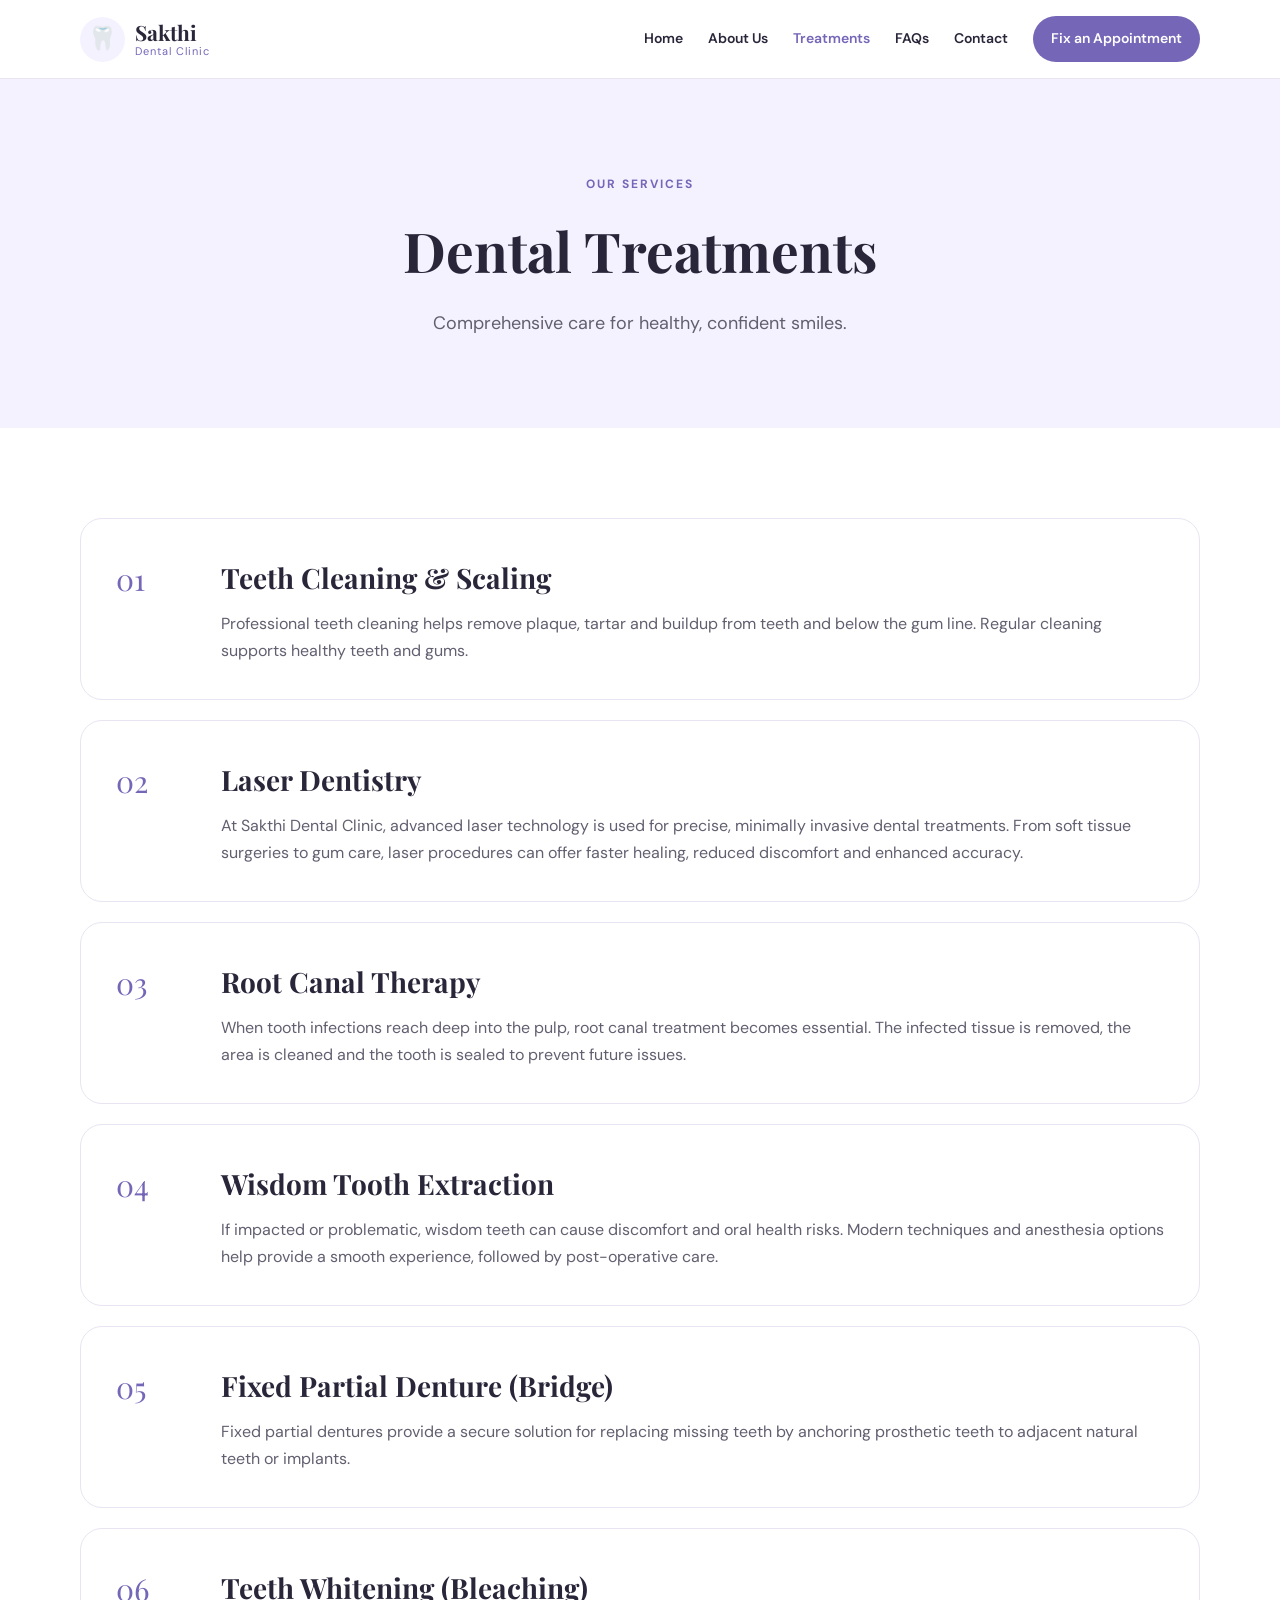
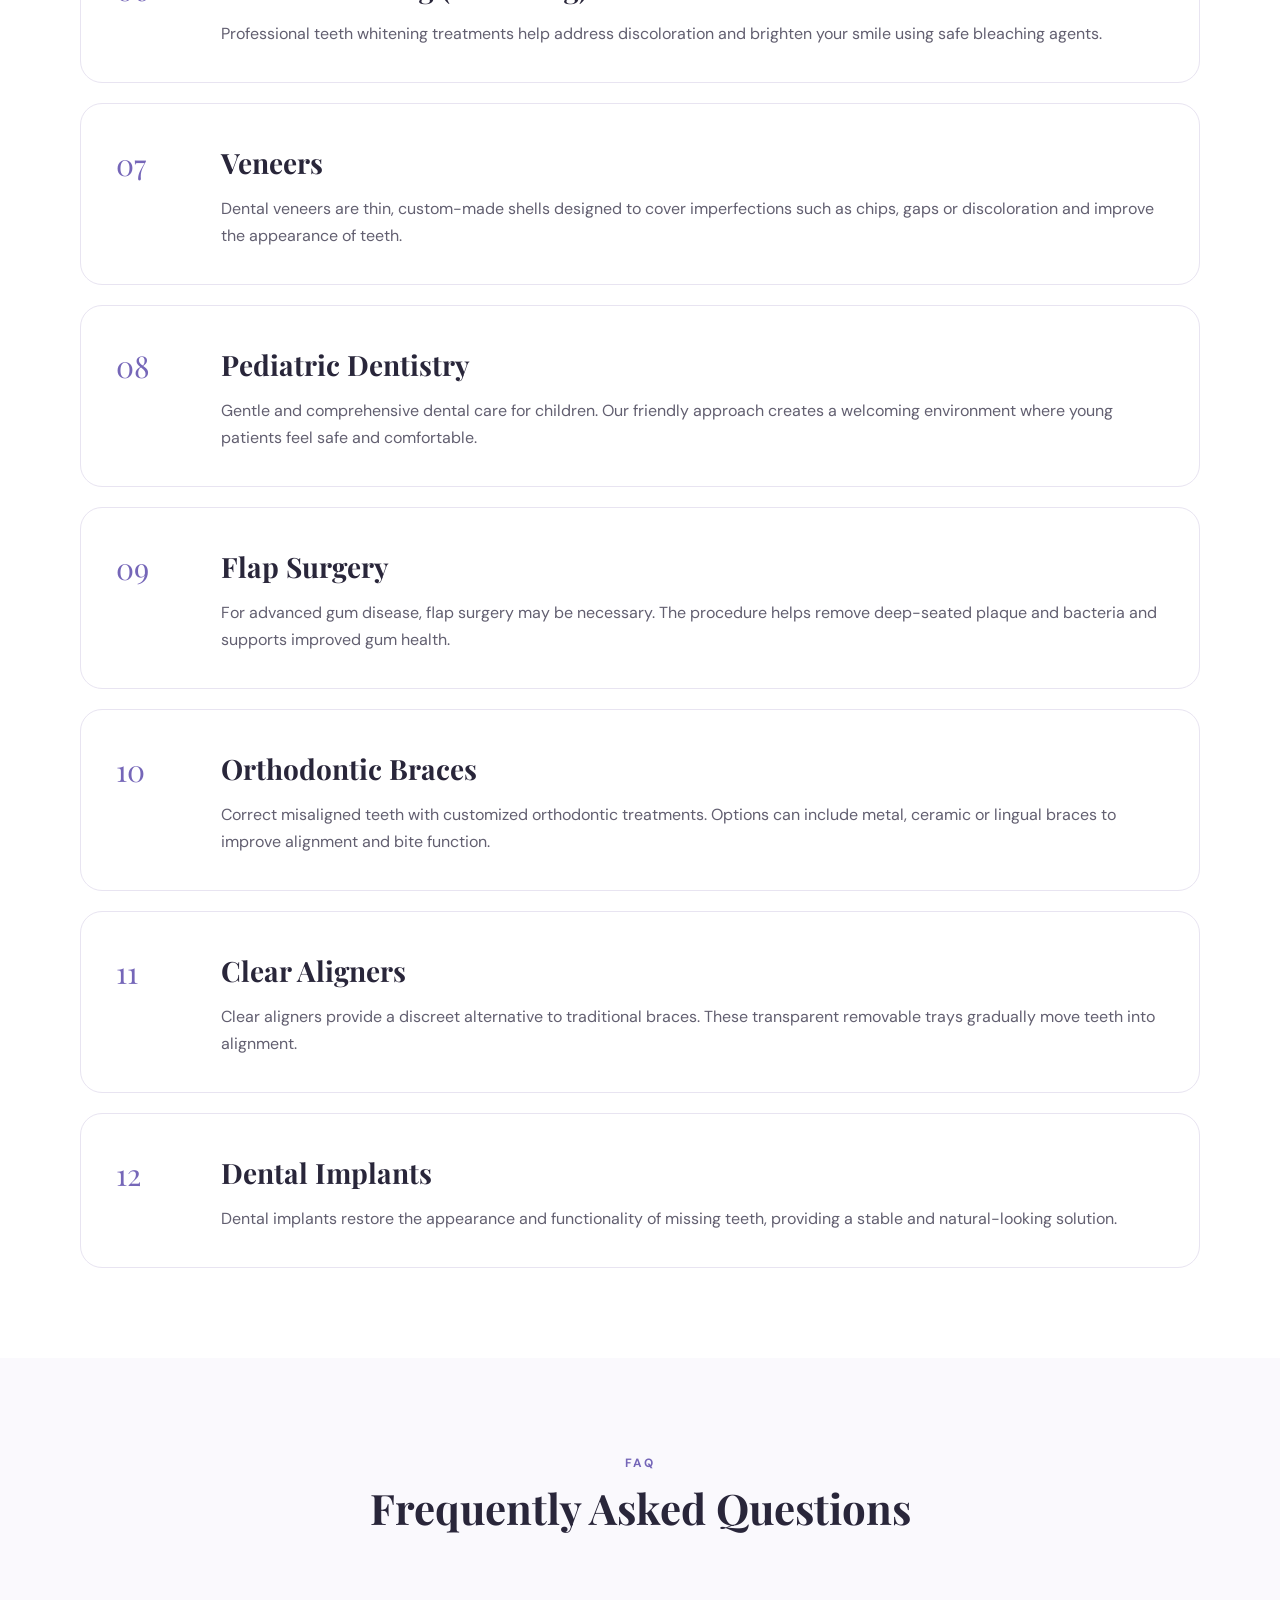
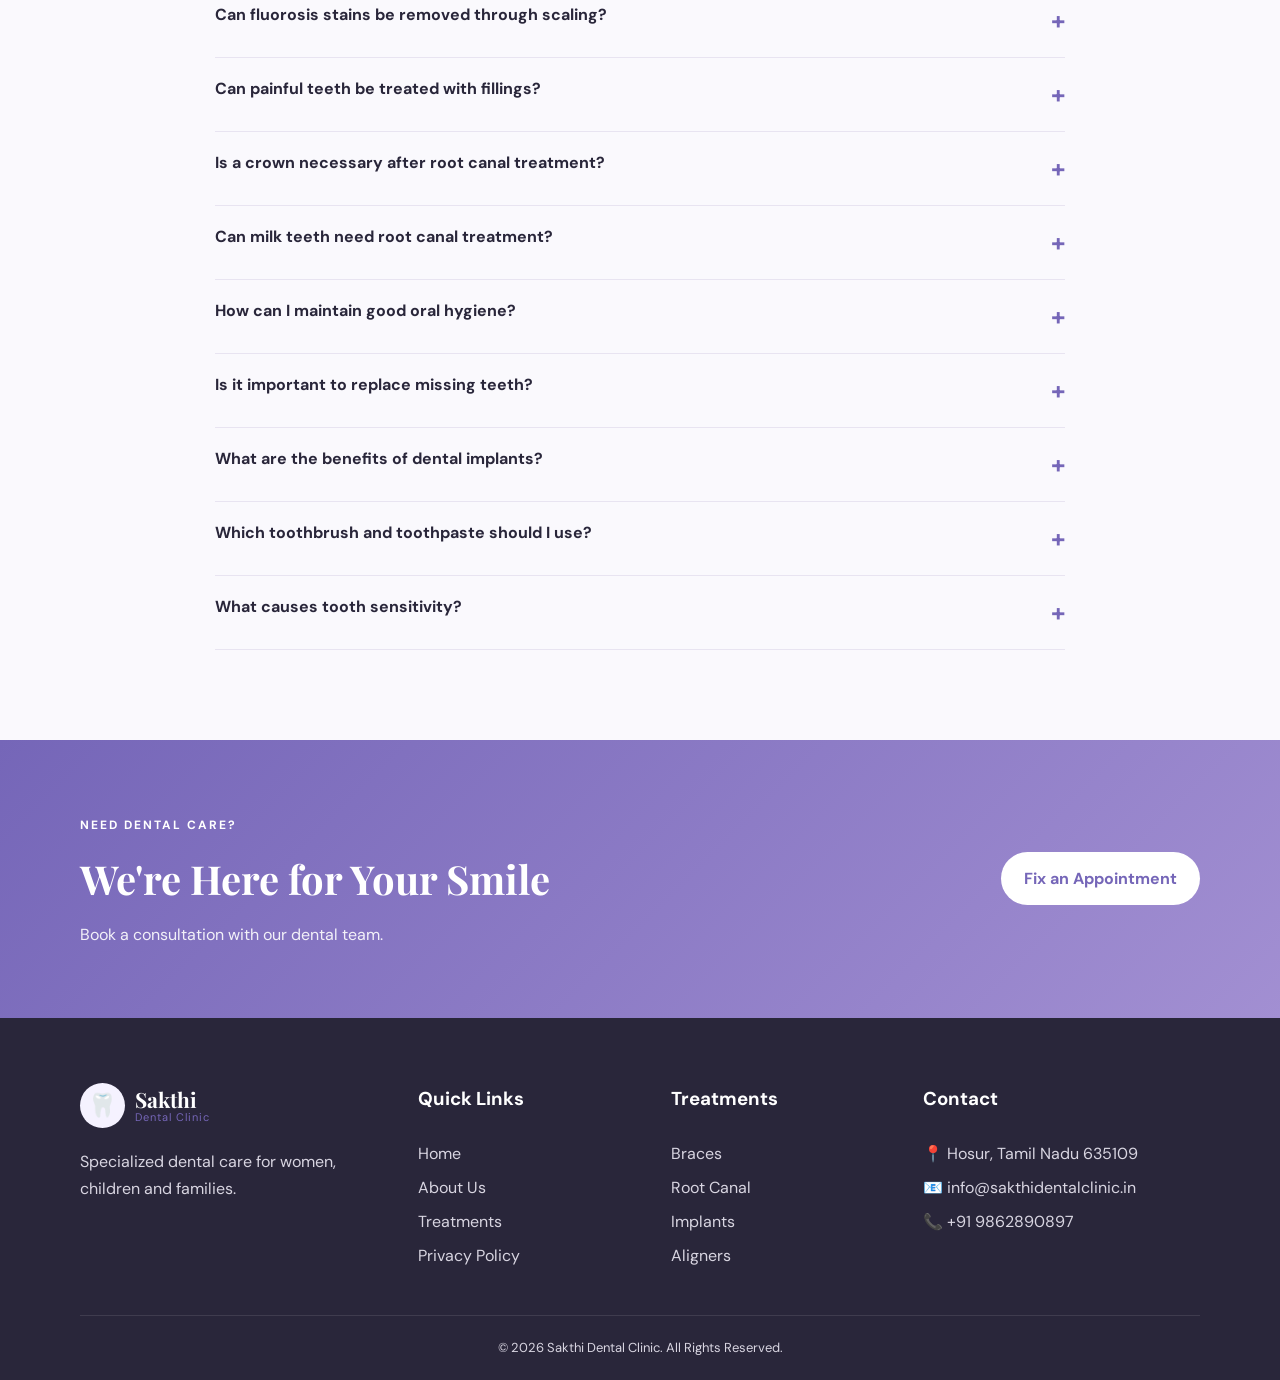
<file: treatments.html>
<!DOCTYPE html>
<html lang="en">
<head>
    <meta charset="UTF-8">
    <meta name="viewport" content="width=device-width, initial-scale=1.0">

    <meta name="description" content="Dental treatments offered by Sakthi Dental Clinic in Hosur.">

    <title>Treatments | Sakthi Dental Clinic</title>

    <link rel="stylesheet" href="style.css">
</head>

<body>

<header class="header">
    <div class="container nav-container">

        <a href="index.html" class="logo">
            <span class="logo-icon">🦷</span>
            <span>
                <strong>Sakthi</strong>
                <small>Dental Clinic</small>
            </span>
        </a>

        <button class="menu-toggle" onclick="toggleMenu()">☰</button>

        <nav id="navbar">
            <a href="index.html">Home</a>
            <a href="about.html">About Us</a>
            <a href="treatments.html" class="active">Treatments</a>
            <a href="index.html#faq">FAQs</a>
            <a href="contact.html">Contact</a>
            <a href="contact.html" class="nav-btn">Fix an Appointment</a>
        </nav>

    </div>
</header>


<section class="page-hero">
    <div class="container">
        <span class="eyebrow">OUR SERVICES</span>
        <h1>Dental Treatments</h1>
        <p>Comprehensive care for healthy, confident smiles.</p>
    </div>
</section>


<section class="section">
    <div class="container">

        <div class="treatment-list">

            <article class="treatment-detail">
                <div class="treatment-number">01</div>
                <div>
                    <h2>Teeth Cleaning & Scaling</h2>
                    <p>
                        Professional teeth cleaning helps remove plaque,
                        tartar and buildup from teeth and below the gum line.
                        Regular cleaning supports healthy teeth and gums.
                    </p>
                </div>
            </article>


            <article class="treatment-detail">
                <div class="treatment-number">02</div>
                <div>
                    <h2>Laser Dentistry</h2>
                    <p>
                        At Sakthi Dental Clinic, advanced laser technology is
                        used for precise, minimally invasive dental treatments.
                        From soft tissue surgeries to gum care, laser procedures
                        can offer faster healing, reduced discomfort and enhanced
                        accuracy.
                    </p>
                </div>
            </article>


            <article class="treatment-detail">
                <div class="treatment-number">03</div>
                <div>
                    <h2>Root Canal Therapy</h2>
                    <p>
                        When tooth infections reach deep into the pulp, root
                        canal treatment becomes essential. The infected tissue
                        is removed, the area is cleaned and the tooth is sealed
                        to prevent future issues.
                    </p>
                </div>
            </article>


            <article class="treatment-detail">
                <div class="treatment-number">04</div>
                <div>
                    <h2>Wisdom Tooth Extraction</h2>
                    <p>
                        If impacted or problematic, wisdom teeth can cause
                        discomfort and oral health risks. Modern techniques
                        and anesthesia options help provide a smooth experience,
                        followed by post-operative care.
                    </p>
                </div>
            </article>


            <article class="treatment-detail">
                <div class="treatment-number">05</div>
                <div>
                    <h2>Fixed Partial Denture (Bridge)</h2>
                    <p>
                        Fixed partial dentures provide a secure solution for
                        replacing missing teeth by anchoring prosthetic teeth
                        to adjacent natural teeth or implants.
                    </p>
                </div>
            </article>


            <article class="treatment-detail">
                <div class="treatment-number">06</div>
                <div>
                    <h2>Teeth Whitening (Bleaching)</h2>
                    <p>
                        Professional teeth whitening treatments help address
                        discoloration and brighten your smile using safe
                        bleaching agents.
                    </p>
                </div>
            </article>


            <article class="treatment-detail">
                <div class="treatment-number">07</div>
                <div>
                    <h2>Veneers</h2>
                    <p>
                        Dental veneers are thin, custom-made shells designed
                        to cover imperfections such as chips, gaps or
                        discoloration and improve the appearance of teeth.
                    </p>
                </div>
            </article>


            <article class="treatment-detail">
                <div class="treatment-number">08</div>
                <div>
                    <h2>Pediatric Dentistry</h2>
                    <p>
                        Gentle and comprehensive dental care for children.
                        Our friendly approach creates a welcoming environment
                        where young patients feel safe and comfortable.
                    </p>
                </div>
            </article>


            <article class="treatment-detail">
                <div class="treatment-number">09</div>
                <div>
                    <h2>Flap Surgery</h2>
                    <p>
                        For advanced gum disease, flap surgery may be necessary.
                        The procedure helps remove deep-seated plaque and
                        bacteria and supports improved gum health.
                    </p>
                </div>
            </article>


            <article class="treatment-detail">
                <div class="treatment-number">10</div>
                <div>
                    <h2>Orthodontic Braces</h2>
                    <p>
                        Correct misaligned teeth with customized orthodontic
                        treatments. Options can include metal, ceramic or
                        lingual braces to improve alignment and bite function.
                    </p>
                </div>
            </article>


            <article class="treatment-detail">
                <div class="treatment-number">11</div>
                <div>
                    <h2>Clear Aligners</h2>
                    <p>
                        Clear aligners provide a discreet alternative to
                        traditional braces. These transparent removable trays
                        gradually move teeth into alignment.
                    </p>
                </div>
            </article>


            <article class="treatment-detail">
                <div class="treatment-number">12</div>
                <div>
                    <h2>Dental Implants</h2>
                    <p>
                        Dental implants restore the appearance and functionality
                        of missing teeth, providing a stable and natural-looking
                        solution.
                    </p>
                </div>
            </article>

        </div>

    </div>
</section>


<section class="section light-section" id="faq">

    <div class="container">

        <div class="section-heading">
            <span class="eyebrow">FAQ</span>
            <h2>Frequently Asked Questions</h2>
        </div>

        <div class="faq-container">

            <div class="faq-item">
                <button onclick="toggleFAQ(this)">
                    Can fluorosis stains be removed through scaling?
                    <span>+</span>
                </button>
                <div class="faq-answer">
                    <p>
                        Scaling can remove surface stains but not fluorosis,
                        which is an internal stain. Cosmetic treatments such
                        as bleaching, veneers or crowns may be considered.
                    </p>
                </div>
            </div>

            <div class="faq-item">
                <button onclick="toggleFAQ(this)">
                    Can painful teeth be treated with fillings?
                    <span>+</span>
                </button>
                <div class="faq-answer">
                    <p>
                        Not always. If decay has reached the pulp, root canal
                        treatment or extraction may be necessary. Fillings are
                        effective when damage is limited to enamel and dentin.
                    </p>
                </div>
            </div>

            <div class="faq-item">
                <button onclick="toggleFAQ(this)">
                    Is a crown necessary after root canal treatment?
                    <span>+</span>
                </button>
                <div class="faq-answer">
                    <p>
                        A crown is generally recommended after root canal
                        treatment to protect the treated tooth and reduce
                        the risk of fracture.
                    </p>
                </div>
            </div>

            <div class="faq-item">
                <button onclick="toggleFAQ(this)">
                    Can milk teeth need root canal treatment?
                    <span>+</span>
                </button>
                <div class="faq-answer">
                    <p>
                        Yes. If a milk tooth has deep decay and is likely to
                        remain in the mouth for some time, treatment can help
                        preserve it and prevent infection or early loss.
                    </p>
                </div>
            </div>

            <div class="faq-item">
                <button onclick="toggleFAQ(this)">
                    How can I maintain good oral hygiene?
                    <span>+</span>
                </button>
                <div class="faq-answer">
                    <p>
                        Brush twice daily using proper technique, rinse after
                        meals, floss regularly and schedule routine dental
                        check-ups.
                    </p>
                </div>
            </div>

            <div class="faq-item">
                <button onclick="toggleFAQ(this)">
                    Is it important to replace missing teeth?
                    <span>+</span>
                </button>
                <div class="faq-answer">
                    <p>
                        Yes. Replacing missing teeth helps maintain proper bite
                        alignment and prevents adjacent teeth from shifting.
                    </p>
                </div>
            </div>

            <div class="faq-item">
                <button onclick="toggleFAQ(this)">
                    What are the benefits of dental implants?
                    <span>+</span>
                </button>
                <div class="faq-answer">
                    <p>
                        Dental implants restore appearance and functionality
                        and provide a stable solution for missing teeth.
                    </p>
                </div>
            </div>

            <div class="faq-item">
                <button onclick="toggleFAQ(this)">
                    Which toothbrush and toothpaste should I use?
                    <span>+</span>
                </button>
                <div class="faq-answer">
                    <p>
                        A soft or medium-bristled toothbrush with a small head
                        and a non-abrasive fluoride toothpaste are recommended.
                        Replace your toothbrush approximately every three months.
                    </p>
                </div>
            </div>

            <div class="faq-item">
                <button onclick="toggleFAQ(this)">
                    What causes tooth sensitivity?
                    <span>+</span>
                </button>
                <div class="faq-answer">
                    <p>
                        Tooth sensitivity can result from enamel wear, tooth
                        decay, exposed roots or hairline cracks in teeth.
                    </p>
                </div>
            </div>

        </div>

    </div>

</section>


<section class="cta-section">
    <div class="container cta-content">

        <div>
            <span class="eyebrow">NEED DENTAL CARE?</span>
            <h2>We're Here for Your Smile</h2>
            <p>Book a consultation with our dental team.</p>
        </div>

        <a href="contact.html" class="btn white-btn">
            Fix an Appointment
        </a>

    </div>
</section>


<footer class="footer">
    <div class="container footer-grid">

        <div class="footer-brand">
            <a href="index.html" class="logo footer-logo">
                <span class="logo-icon">🦷</span>
                <span>
                    <strong>Sakthi</strong>
                    <small>Dental Clinic</small>
                </span>
            </a>
            <p>Specialized dental care for women, children and families.</p>
        </div>

        <div>
            <h3>Quick Links</h3>
            <a href="index.html">Home</a>
            <a href="about.html">About Us</a>
            <a href="treatments.html">Treatments</a>
            <a href="privacy.html">Privacy Policy</a>
        </div>

        <div>
            <h3>Treatments</h3>
            <a href="treatments.html">Braces</a>
            <a href="treatments.html">Root Canal</a>
            <a href="treatments.html">Implants</a>
            <a href="treatments.html">Aligners</a>
        </div>

        <div>
            <h3>Contact</h3>
            <p>📍 Hosur, Tamil Nadu 635109</p>
            <p>📧 info@sakthidentalclinic.in</p>
            <p>📞 +91 9862890897</p>
        </div>

    </div>

    <div class="footer-bottom">
        <p>© 2026 Sakthi Dental Clinic. All Rights Reserved.</p>
    </div>
</footer>

<script src="script.js"></script>

</body>
</html>
</file>
<file: style.css>
@import url('https://fonts.googleapis.com/css2?family=DM+Sans:wght@400;500;600;700&family=Playfair+Display:wght@600;700&display=swap');

:root {
    --primary: #7566b8;
    --primary-dark: #5d4da0;
    --secondary: #eaa8c2;
    --lavender: #f5f2ff;
    --light: #faf9fd;
    --white: #ffffff;
    --dark: #29263a;
    --text: #625f70;
    --border: #e8e4f1;
    --shadow: 0 12px 35px rgba(74, 59, 120, 0.10);
}

* {
    margin: 0;
    padding: 0;
    box-sizing: border-box;
}

html {
    scroll-behavior: smooth;
}

body {
    font-family: "DM Sans", sans-serif;
    color: var(--text);
    background: var(--white);
    line-height: 1.7;
}

a {
    text-decoration: none;
    color: inherit;
}

button,
input,
textarea {
    font-family: inherit;
}

.container {
    width: min(1120px, 92%);
    margin: auto;
}


/* =========================
   HEADER
========================= */

.header {
    background: rgba(255, 255, 255, 0.96);
    border-bottom: 1px solid var(--border);
    position: sticky;
    top: 0;
    z-index: 1000;
    backdrop-filter: blur(12px);
}

.nav-container {
    min-height: 78px;
    display: flex;
    align-items: center;
    justify-content: space-between;
}

.logo {
    display: flex;
    align-items: center;
    gap: 10px;
    color: var(--dark);
}

.logo-icon {
    width: 45px;
    height: 45px;
    display: grid;
    place-items: center;
    background: var(--lavender);
    border-radius: 50%;
    font-size: 23px;
}

.logo span:last-child {
    display: flex;
    flex-direction: column;
    line-height: 1.1;
}

.logo strong {
    font-family: "Playfair Display", serif;
    font-size: 21px;
}

.logo small {
    color: var(--primary);
    font-size: 11px;
    letter-spacing: 1px;
}

nav {
    display: flex;
    align-items: center;
    gap: 25px;
}

nav a {
    color: var(--dark);
    font-size: 14px;
    font-weight: 600;
    transition: 0.3s;
}

nav a:hover,
nav a.active {
    color: var(--primary);
}

nav .nav-btn {
    background: var(--primary);
    color: white;
    padding: 11px 18px;
    border-radius: 25px;
}

nav .nav-btn:hover {
    background: var(--primary-dark);
    color: white;
}

.menu-toggle {
    display: none;
    border: none;
    background: transparent;
    font-size: 28px;
    cursor: pointer;
    color: var(--dark);
}


/* =========================
   COMMON
========================= */

.section {
    padding: 90px 0;
}

.light-section {
    background: var(--light);
}

.section-heading {
    text-align: center;
    max-width: 700px;
    margin: 0 auto 50px;
}

.eyebrow {
    display: inline-block;
    color: var(--primary);
    font-size: 12px;
    font-weight: 700;
    letter-spacing: 2px;
    margin-bottom: 10px;
}

h1,
h2,
h3 {
    color: var(--dark);
}

h1,
h2 {
    font-family: "Playfair Display", serif;
}

.section-heading h2 {
    font-size: 42px;
    line-height: 1.2;
    margin-bottom: 15px;
}

.section-heading p {
    color: var(--text);
}

.center-btn {
    text-align: center;
    margin-top: 35px;
}

.text-link {
    color: var(--primary);
    font-weight: 700;
}

.btn {
    display: inline-block;
    padding: 13px 23px;
    border-radius: 30px;
    font-weight: 700;
    border: none;
    cursor: pointer;
    transition: 0.3s;
}

.primary-btn {
    background: var(--primary);
    color: white;
}

.primary-btn:hover {
    background: var(--primary-dark);
    transform: translateY(-2px);
}

.secondary-btn {
    background: white;
    color: var(--primary);
    border: 1px solid var(--primary);
}

.secondary-btn:hover {
    background: var(--lavender);
}

.white-btn {
    background: white;
    color: var(--primary);
}

.white-btn:hover {
    transform: translateY(-2px);
}


/* =========================
   HERO
========================= */

.hero {
    min-height: 650px;
    background:
        radial-gradient(circle at 80% 20%, #f0ddea 0, transparent 30%),
        linear-gradient(135deg, #f7f3ff, #fff);
    display: flex;
    align-items: center;
    padding: 80px 0;
}

.hero-content {
    display: grid;
    grid-template-columns: 1.25fr 0.75fr;
    gap: 70px;
    align-items: center;
}

.hero-text h1 {
    font-size: clamp(42px, 5vw, 65px);
    line-height: 1.08;
    margin-bottom: 25px;
}

.hero-text h1 span {
    color: var(--primary);
}

.hero-text > p {
    max-width: 650px;
    font-size: 18px;
    margin-bottom: 30px;
}

.hero-buttons {
    display: flex;
    flex-wrap: wrap;
    gap: 12px;
}

.hero-trust {
    display: flex;
    gap: 35px;
    margin-top: 45px;
}

.hero-trust div {
    display: flex;
    flex-direction: column;
}

.hero-trust strong {
    color: var(--primary);
    font-size: 20px;
}

.hero-trust span {
    font-size: 12px;
}

.hero-card {
    background: white;
    padding: 45px 35px;
    text-align: center;
    border-radius: 30px;
    box-shadow: var(--shadow);
    border: 1px solid var(--border);
}

.tooth-circle {
    width: 130px;
    height: 130px;
    background: var(--lavender);
    border-radius: 50%;
    display: grid;
    place-items: center;
    font-size: 70px;
    margin: 0 auto 25px;
}

.hero-card h3 {
    font-family: "Playfair Display", serif;
    font-size: 26px;
}

.doctor-mini {
    display: flex;
    align-items: center;
    gap: 12px;
    text-align: left;
    margin-top: 30px;
    padding-top: 20px;
    border-top: 1px solid var(--border);
}

.doctor-mini > div:last-child {
    display: flex;
    flex-direction: column;
}

.doctor-mini span {
    font-size: 12px;
}

.doctor-avatar,
.large-doctor-avatar {
    background: linear-gradient(135deg, var(--primary), var(--secondary));
    color: white;
    display: grid;
    place-items: center;
    font-weight: 700;
}

.doctor-avatar {
    width: 45px;
    height: 45px;
    border-radius: 50%;
}


/* =========================
   ASSURANCE
========================= */

.assurance {
    background: var(--primary);
    color: white;
    padding: 30px 0;
}

.assurance-content {
    display: flex;
    align-items: center;
    gap: 20px;
}

.assurance-icon {
    width: 55px;
    height: 55px;
    border: 2px solid white;
    border-radius: 50%;
    display: grid;
    place-items: center;
    font-size: 25px;
}

.assurance h2 {
    color: white;
    font-family: "Playfair Display", serif;
}

.assurance p {
    opacity: 0.9;
}

.assurance .text-link {
    color: white;
    margin-left: auto;
}


/* =========================
   FEATURES
========================= */

.features-grid {
    display: grid;
    grid-template-columns: repeat(4, 1fr);
    gap: 20px;
}

.feature-card {
    padding: 30px 22px;
    border: 1px solid var(--border);
    border-radius: 20px;
    transition: 0.3s;
}

.feature-card:hover {
    transform: translateY(-6px);
    box-shadow: var(--shadow);
}

.feature-icon {
    width: 55px;
    height: 55px;
    display: grid;
    place-items: center;
    background: var(--lavender);
    border-radius: 15px;
    font-size: 25px;
    margin-bottom: 20px;
}

.feature-card h3 {
    margin-bottom: 10px;
}


/* =========================
   TREATMENTS
========================= */

.treatment-grid {
    display: grid;
    grid-template-columns: repeat(3, 1fr);
    gap: 20px;
}

.treatment-card {
    background: white;
    padding: 28px;
    border-radius: 20px;
    border: 1px solid var(--border);
    transition: 0.3s;
}

.treatment-card:hover {
    transform: translateY(-5px);
    box-shadow: var(--shadow);
}

.treatment-card > span {
    font-size: 30px;
    display: block;
    margin-bottom: 15px;
}

.treatment-card h3 {
    margin-bottom: 8px;
}


/* =========================
   AMENITIES
========================= */

.amenities-grid {
    display: grid;
    grid-template-columns: repeat(4, 1fr);
    gap: 20px;
}

.amenity {
    text-align: center;
    padding: 30px 20px;
    background: var(--lavender);
    border-radius: 20px;
}

.amenity > div {
    font-size: 35px;
    margin-bottom: 12px;
}


/* =========================
   TESTIMONIALS
========================= */

.testimonial-grid {
    display: grid;
    grid-template-columns: repeat(3, 1fr);
    gap: 22px;
}

.testimonial {
    background: white;
    border: 1px solid var(--border);
    border-radius: 20px;
    padding: 30px;
}

.stars {
    color: #e7a83d;
    letter-spacing: 3px;
    margin-bottom: 15px;
}

.testimonial p {
    font-style: italic;
    margin-bottom: 20px;
}


/* =========================
   FAQ
========================= */

.faq-container {
    max-width: 850px;
    margin: auto;
}

.faq-item {
    border-bottom: 1px solid var(--border);
}

.faq-item button {
    width: 100%;
    padding: 20px 0;
    border: none;
    background: transparent;
    display: flex;
    justify-content: space-between;
    text-align: left;
    font-size: 16px;
    font-weight: 700;
    color: var(--dark);
    cursor: pointer;
}

.faq-item button span {
    font-size: 25px;
    color: var(--primary);
}

.faq-answer {
    display: none;
    padding: 0 0 20px;
}

.faq-item.open .faq-answer {
    display: block;
}


/* =========================
   CTA
========================= */

.cta-section {
    padding: 70px 0;
    background: linear-gradient(135deg, var(--primary), #a28fd2);
    color: white;
}

.cta-content {
    display: flex;
    justify-content: space-between;
    align-items: center;
    gap: 30px;
}

.cta-section h2 {
    color: white;
    font-size: 40px;
    margin-bottom: 8px;
}

.cta-section p {
    opacity: 0.9;
}

.cta-section .eyebrow {
    color: white;
}


/* =========================
   PAGE HERO
========================= */

.page-hero {
    padding: 90px 0;
    text-align: center;
    background: var(--lavender);
}

.page-hero h1 {
    font-size: 55px;
    margin-bottom: 10px;
}

.page-hero p {
    font-size: 18px;
}


/* =========================
   ABOUT
========================= */

.about-intro {
    display: grid;
    grid-template-columns: 0.7fr 1.3fr;
    gap: 70px;
    align-items: center;
}

.doctor-profile {
    position: relative;
    text-align: center;
}

.large-doctor-avatar {
    width: 270px;
    height: 270px;
    border-radius: 50%;
    margin: auto;
    font-size: 70px;
    box-shadow: var(--shadow);
}

.profile-badge {
    position: absolute;
    bottom: 20px;
    right: 20px;
    background: white;
    color: var(--primary);
    padding: 8px 16px;
    border-radius: 20px;
    box-shadow: var(--shadow);
    font-weight: 700;
}

.about-text h2 {
    font-size: 45px;
    margin-bottom: 20px;
}

.about-text p {
    margin-bottom: 16px;
}

.philosophy-box {
    max-width: 900px;
    margin: auto;
    background: white;
    padding: 45px;
    border-radius: 25px;
    box-shadow: var(--shadow);
}

.philosophy-box p {
    margin-bottom: 18px;
}

.philosophy-box strong {
    color: var(--primary);
}

.mission-grid {
    display: grid;
    grid-template-columns: 1fr 1fr;
    gap: 25px;
}

.mission-card {
    padding: 40px;
    border: 1px solid var(--border);
    border-radius: 25px;
}

.mission-icon {
    font-size: 40px;
    margin-bottom: 15px;
}

.mission-card h2 {
    font-size: 32px;
    margin-bottom: 15px;
}

.mission-card p {
    margin-bottom: 15px;
}

.team-grid {
    display: grid;
    grid-template-columns: repeat(3, 1fr);
    gap: 22px;
}

.team-card {
    text-align: center;
    padding: 30px 20px;
    background: white;
    border: 1px solid var(--border);
    border-radius: 20px;
}

.team-avatar {
    width: 80px;
    height: 80px;
    border-radius: 50%;
    background: var(--lavender);
    color: var(--primary);
    display: grid;
    place-items: center;
    margin: 0 auto 18px;
    font-weight: 700;
    font-size: 20px;
}

.team-card p {
    color: var(--primary);
}


/* =========================
   TREATMENT DETAILS
========================= */

.treatment-list {
    display: grid;
    gap: 20px;
}

.treatment-detail {
    display: grid;
    grid-template-columns: 80px 1fr;
    gap: 25px;
    padding: 35px;
    border: 1px solid var(--border);
    border-radius: 22px;
    transition: 0.3s;
}

.treatment-detail:hover {
    box-shadow: var(--shadow);
    transform: translateX(5px);
}

.treatment-number {
    font-family: "Playfair Display", serif;
    font-size: 30px;
    color: var(--primary);
}

.treatment-detail h2 {
    font-size: 28px;
    margin-bottom: 8px;
}


/* =========================
   CONTACT
========================= */

.contact-grid {
    display: grid;
    grid-template-columns: 1fr 1fr;
    gap: 35px;
}

.contact-form-box,
.contact-info-box {
    padding: 40px;
    border: 1px solid var(--border);
    border-radius: 25px;
    box-shadow: 0 5px 25px rgba(74, 59, 120, 0.05);
}

.contact-form-box h2,
.contact-info-box h2 {
    font-size: 35px;
    margin-bottom: 12px;
}

.form-row {
    display: grid;
    grid-template-columns: 1fr 1fr;
    gap: 15px;
}

.form-group {
    margin-top: 20px;
}

.form-group label {
    display: block;
    color: var(--dark);
    font-weight: 600;
    margin-bottom: 7px;
}

.form-group input,
.form-group textarea {
    width: 100%;
    border: 1px solid var(--border);
    padding: 13px 15px;
    border-radius: 12px;
    outline: none;
    resize: vertical;
    font-size: 15px;
}

.form-group input:focus,
.form-group textarea:focus {
    border-color: var(--primary);
}

.error {
    color: #d9534f;
    font-size: 12px;
}

.form-submit {
    margin-top: 20px;
}

.success-message {
    display: none;
    margin-top: 18px;
    padding: 13px;
    background: #e9f8ef;
    color: #25804b;
    border-radius: 10px;
}

.contact-item {
    display: flex;
    gap: 18px;
    margin-top: 28px;
}

.contact-icon {
    min-width: 48px;
    height: 48px;
    display: grid;
    place-items: center;
    background: var(--lavender);
    border-radius: 12px;
    font-size: 22px;
}

.contact-item h3 {
    margin-bottom: 3px;
}

.contact-item a {
    color: var(--primary);
}

.appointment-note {
    margin-top: 35px;
    background: var(--lavender);
    padding: 25px;
    border-radius: 18px;
}

.appointment-note p {
    margin: 7px 0 15px;
}

.map-section {
    padding: 0 0 90px;
}

.map-placeholder {
    min-height: 300px;
    border-radius: 25px;
    background:
        linear-gradient(rgba(245, 242, 255, 0.88), rgba(245, 242, 255, 0.88)),
        repeating-linear-gradient(
            45deg,
            #e7e1f6,
            #e7e1f6 2px,
            transparent 2px,
            transparent 30px
        );
    display: flex;
    flex-direction: column;
    justify-content: center;
    align-items: center;
    text-align: center;
    padding: 30px;
}

.map-icon {
    font-size: 40px;
    margin-bottom: 10px;
}


/* =========================
   PRIVACY
========================= */

.privacy-content {
    max-width: 900px;
}

.privacy-content h2 {
    font-size: 30px;
    margin: 40px 0 12px;
}

.privacy-content p {
    margin-bottom: 15px;
}

.privacy-content ul {
    margin: 10px 0 20px 25px;
}

.privacy-content li {
    margin-bottom: 7px;
}

.privacy-contact {
    padding: 25px;
    background: var(--lavender);
    border-radius: 18px;
    margin-top: 20px;
}


/* =========================
   FOOTER
========================= */

.footer {
    background: #29263a;
    color: #d8d5e1;
    padding-top: 65px;
}

.footer-grid {
    display: grid;
    grid-template-columns: 1.4fr 1fr 1fr 1.3fr;
    gap: 40px;
    padding-bottom: 45px;
}

.footer .logo {
    color: white;
    margin-bottom: 20px;
}

.footer h3 {
    color: white;
    margin-bottom: 18px;
}

.footer-grid > div:not(.footer-brand) {
    display: flex;
    flex-direction: column;
    gap: 7px;
}

.footer-grid a:hover {
    color: white;
}

.footer-bottom {
    border-top: 1px solid rgba(255,255,255,0.1);
    min-height: 65px;
    display: flex;
    justify-content: center;
    align-items: center;
    width: min(1120px, 92%);
    margin: auto;
    font-size: 13px;
}


/* =========================
   RESPONSIVE
========================= */

@media (max-width: 900px) {

    .menu-toggle {
        display: block;
    }

    nav {
        display: none;
        position: absolute;
        top: 78px;
        left: 0;
        width: 100%;
        background: white;
        flex-direction: column;
        padding: 20px;
        box-shadow: var(--shadow);
    }

    nav.show {
        display: flex;
    }

    .hero-content,
    .about-intro,
    .contact-grid {
        grid-template-columns: 1fr;
    }

    .hero-text {
        text-align: center;
    }

    .hero-buttons {
        justify-content: center;
    }

    .hero-trust {
        justify-content: center;
    }

    .features-grid,
    .amenities-grid {
        grid-template-columns: repeat(2, 1fr);
    }

    .treatment-grid {
        grid-template-columns: repeat(2, 1fr);
    }

    .testimonial-grid,
    .team-grid {
        grid-template-columns: repeat(2, 1fr);
    }

    .footer-grid {
        grid-template-columns: repeat(2, 1fr);
    }

    .cta-content {
        flex-direction: column;
        text-align: center;
    }

    .about-intro {
        text-align: center;
    }

    .about-text {
        text-align: left;
    }
}


@media (max-width: 600px) {

    .section {
        padding: 65px 0;
    }

    .hero {
        padding: 60px 0;
    }

    .hero-text h1 {
        font-size: 40px;
    }

    .hero-trust {
        gap: 18px;
    }

    .section-heading h2 {
        font-size: 32px;
    }

    .page-hero h1 {
        font-size: 40px;
    }

    .features-grid,
    .treatment-grid,
    .amenities-grid,
    .testimonial-grid,
    .team-grid,
    .mission-grid,
    .footer-grid {
        grid-template-columns: 1fr;
    }

    .form-row {
        grid-template-columns: 1fr;
    }

    .contact-form-box,
    .contact-info-box,
    .mission-card,
    .philosophy-box {
        padding: 25px;
    }

    .treatment-detail {
        grid-template-columns: 1fr;
        gap: 8px;
    }

    .assurance-content {
        flex-wrap: wrap;
    }

    .assurance .text-link {
        margin-left: 0;
    }

    .hero-card {
        padding: 35px 22px;
    }

    .large-doctor-avatar {
        width: 210px;
        height: 210px;
    }
}
</file>
